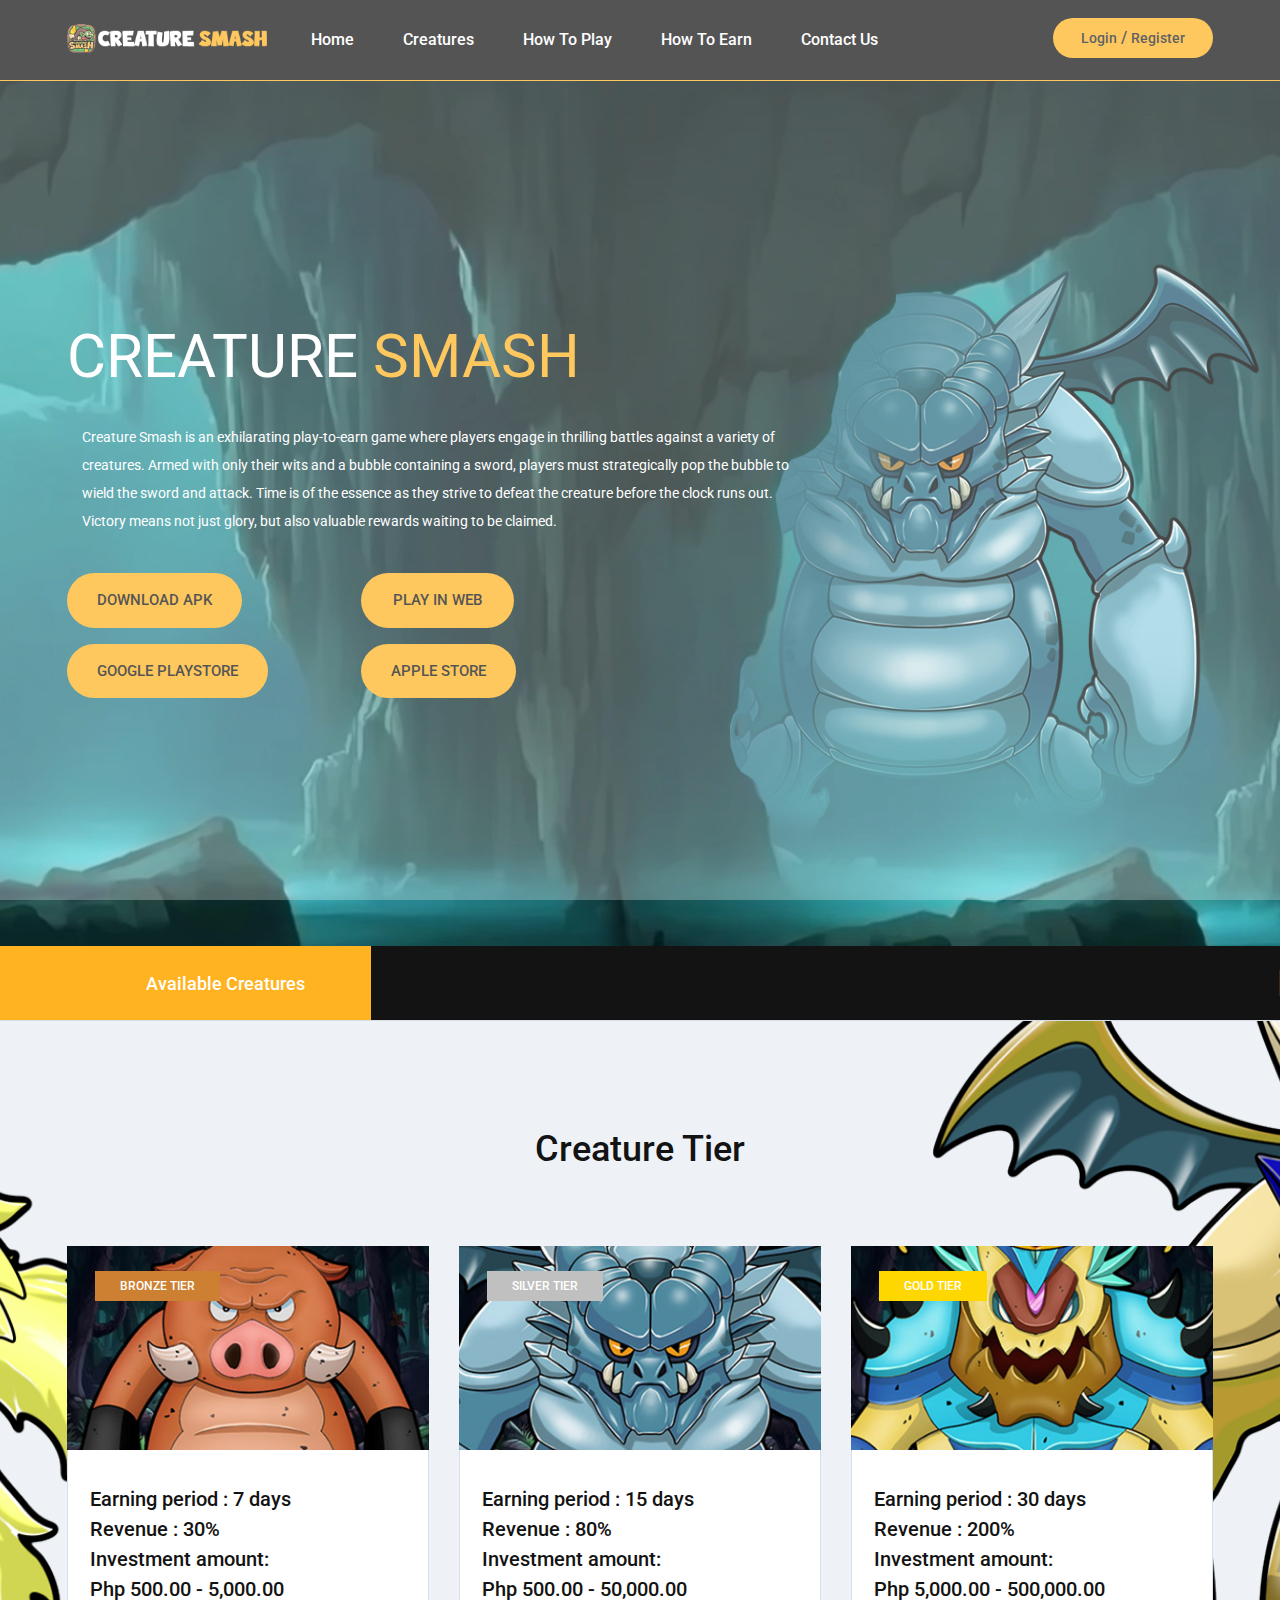
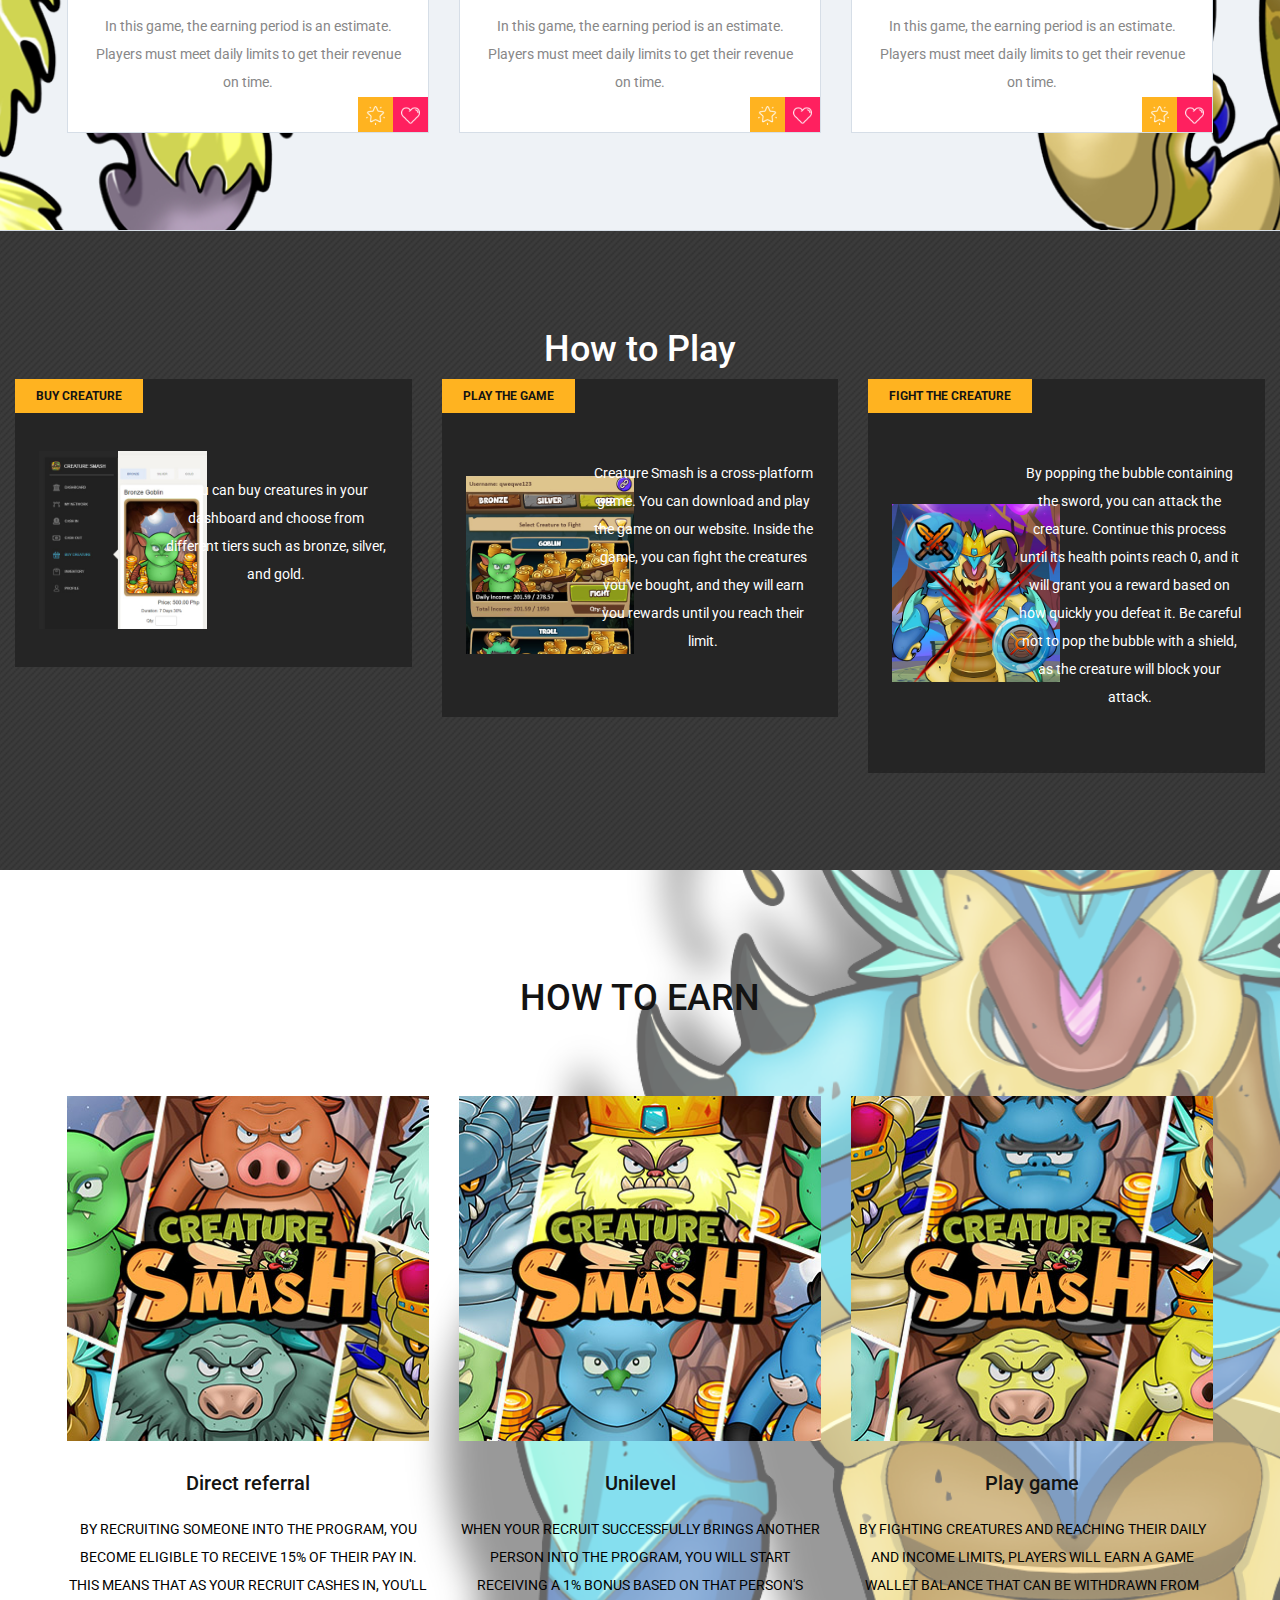
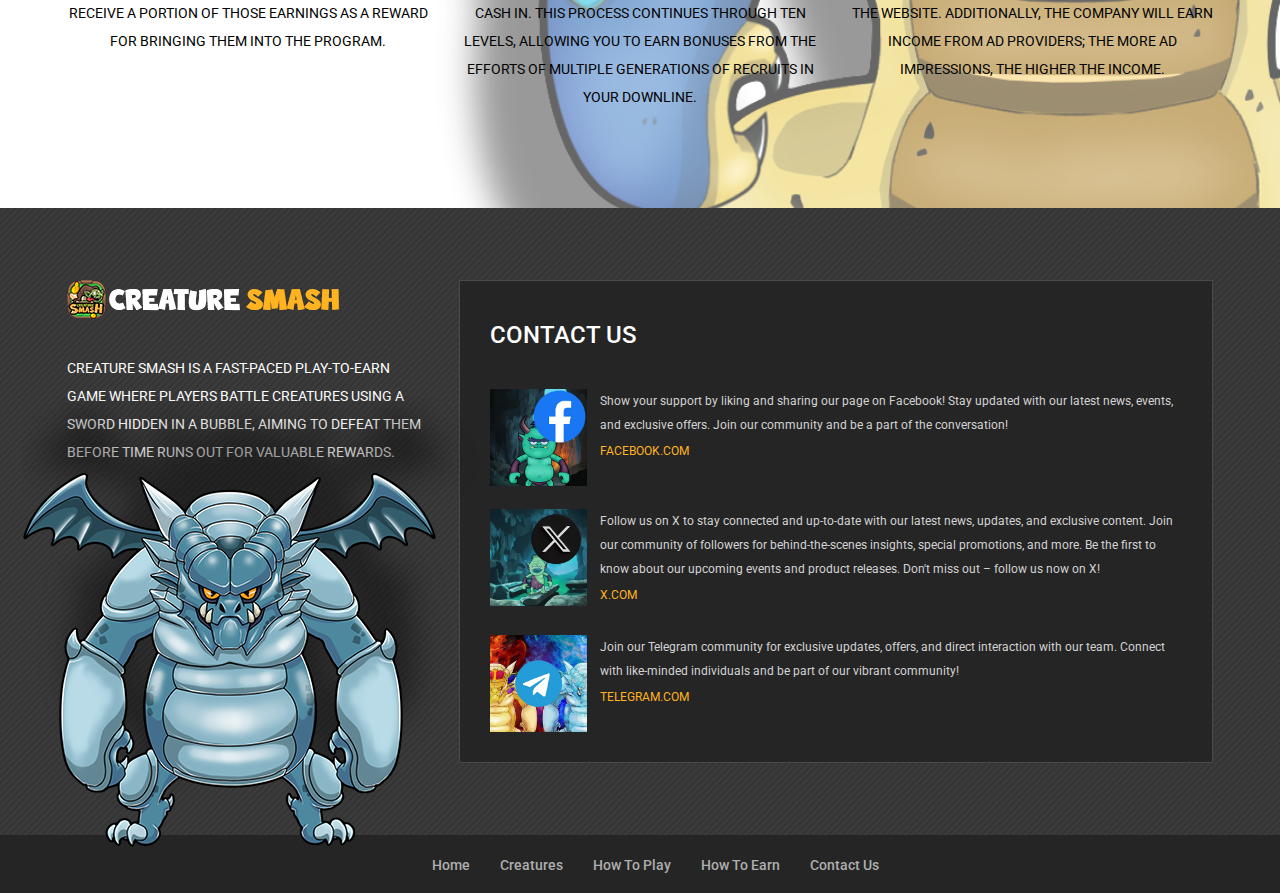
<file: index.html>
<!DOCTYPE html>
<html lang="zxx">
<head>
	<title>Creature Smash</title>
	<meta charset="UTF-8">
	<meta name="description" content="Creature Smash">
	<meta name="keywords" content="warrior, game, creative, html">
	<meta name="viewport" content="width=device-width, initial-scale=1.0">
	<!-- Favicon -->   
	<link href="img/32.ico" rel="shortcut icon"/>

	<!-- Google Fonts -->
	<link href="https://fonts.googleapis.com/css?family=Roboto:400,400i,500,500i,700,700i" rel="stylesheet">

	<!-- Stylesheets -->
	<link rel="stylesheet" href="css/bootstrap.min.css"/>
	<link rel="stylesheet" href="css/font-awesome.min.css"/>
	<link rel="stylesheet" href="css/owl.carousel.css"/>
	<link rel="stylesheet" href="css/style.css"/>
	<link rel="stylesheet" href="css/animate.css"/>


	<!--[if lt IE 9]>
	  <script src="https://oss.maxcdn.com/html5shiv/3.7.2/html5shiv.min.js"></script>
	  <script src="https://oss.maxcdn.com/respond/1.4.2/respond.min.js"></script>
	<![endif]-->

</head>
<body>
	<!-- Page Preloder -->
	<div id="preloder">
		<div class="loader"></div>
	</div>

	<!-- Header section -->
	<header class="header-section">
		<div class="container">
			<!-- logo -->
			<a class="site-logo" href="index.html">
				<img src="img/logo.png" alt="">
			</a>
			<div class="user-panel">
				<a 
				onclick="window.location.href = siteURL + 'login'"
				style="cursor: pointer;"
				>Login</a>  /  <a 
				onclick="window.location.href = siteURL + 'register?id=65eeeeabd9576a4f8ae38afd'"
				style="cursor: pointer;"
				>Register</a>
			</div>
			<!-- responsive -->
			<div class="nav-switch">
				<i class="fa fa-bars"></i>
			</div>
			<!-- site menu -->
			<nav class="main-menu">
				<ul>
					<li><a href="#Home">Home</a></li>
					<li><a href="#Creatures">Creatures</a></li>
					<li><a href="#Howtoplay">How To Play</a></li>
					<li><a href="#Howtoearn">How To Earn</a></li>
					<li><a href="#Contactus">Contact Us</a></li>
				</ul>
			</nav>
		</div>
	</header>
	<!-- Header section end -->


	<!-- Hero section -->
	<section class="hero-section" id="Home">
		<div class="hero-slider owl-carousel">
			<div class="hs-item set-bg" data-setbg="img/slider-2.jpg">
				<div class="hs-text">
					<div class="container">
						<h2>CREATURE <span>SMASH</span></h2>
						<div class="col-lg-8">
							<p>
								Creature Smash is an exhilarating play-to-earn game where players engage in thrilling 
								battles against a variety of creatures. Armed with only their wits and a bubble containing
								 a sword, players must strategically pop the bubble to wield the sword and attack. Time is 
								of the essence as they strive to defeat the creature before the clock runs out. Victory 
								means not just glory, but also valuable rewards waiting to be claimed.
							</p>
						</div>
						
						<div class="">
							<div class="row">
								<div class="col-lg-3 py-2">
									<a href="https://drive.usercontent.google.com/download?id=1z67TD6mDfB3wwbqxAZsiX5URj_x58U1K&export=download&authuser=0" class="site-btn">DOWNLOAD APK</a>
								</div>
								<div class="col-lg-3  py-2">
									<a href="https://starlit-brigadeiros-1594b7.netlify.app/" class="site-btn">PLAY IN WEB</a>
								</div>
							</div>
							<div class="row">
								<div class="col-lg-3  py-2">
									<a href="#" class="site-btn">GOOGLE PLAYSTORE</a>
								</div>
								<div class="col-lg-3  py-2">
									<a href="#" class="site-btn">APPLE STORE</a>
								</div>
							</div>
						</div>
						
					</div>
				</div>
			</div>
			<!-- <div class="hs-item set-bg" data-setbg="img/slider-2.jpg">
				<div class="hs-text">
					<div class="container">
						<h2>The Best <span>Games</span> Out There</h2>
						<p>Lorem ipsum dolor sit amet, consectetur adipiscing elit. Donec malesuada <br> lorem maximus mauris scelerisque, at rutrum nulla dictum. Ut ac ligula sapien. <br>Suspendisse cursus faucibus finibus.</p>
						<a href="#" class="site-btn">Read More</a>
					</div>
				</div>
			</div> -->
		</div>
	</section>
	<!-- Hero section end -->


	<!-- Latest news section -->
	<div class="latest-news-section">
		<div class="ln-title">Available Creatures</div>
		<div class="news-ticker">
			<div class="news-ticker-contant">
				<div class="nt-item"><span class="new">Bronze</span>Goblin, Troll, Ogre, Orc.</div>
				<div class="nt-item"><span class="strategy">Silver</span>Goblin, Troll, Ogre, Orc, Yeti, Minotaur, Dragon.</div>
				<div class="nt-item"><span class="racing">Gold</span>Orc, Yeti, Minotaur, Dragon, Leviathan.</div>
			</div>
		</div>
	</div>
	<!-- Latest news section end -->


	<!-- Feature section -->
	<!-- <section class="feature-section spad">
		<div class="container">
			<div class="row">
				<div class="col-lg-3 col-md-6 p-0">
					<div class="feature-item set-bg" data-setbg="img/features/1.jpg">
						<span class="cata new">new</span>
						<div class="fi-content text-white">
							<h5><a href="#">Suspendisse ut justo tem por, rutrum</a></h5>
							<p>Lorem ipsum dolor sit amet, consectetur adipiscing elit. </p>
							<a href="#" class="fi-comment">3 Comments</a>
						</div>
					</div>
				</div>
				<div class="col-lg-3 col-md-6 p-0">
					<div class="feature-item set-bg" data-setbg="img/features/2.jpg">
						<span class="cata strategy">strategy</span>
						<div class="fi-content text-white">
							<h5><a href="#">Justo tempor, rutrum erat id, molestie</a></h5>
							<p>Lorem ipsum dolor sit amet, consectetur adipiscing elit. </p>
							<a href="#" class="fi-comment">3 Comments</a>
						</div>
					</div>
				</div>
				<div class="col-lg-3 col-md-6 p-0">
					<div class="feature-item set-bg" data-setbg="img/features/3.jpg">
						<span class="cata new">new</span>
						<div class="fi-content text-white">
							<h5><a href="#">Nullam lacinia ex eleifend orci porttitor</a></h5>
							<p>Lorem ipsum dolor sit amet, consectetur adipiscing elit. </p>
							<a href="#" class="fi-comment">3 Comments</a>
						</div>
					</div>
				</div>
				<div class="col-lg-3 col-md-6 p-0">
					<div class="feature-item set-bg" data-setbg="img/features/4.jpg">
						<span class="cata racing">racing</span>
						<div class="fi-content text-white">
							<h5><a href="#">Lacinia ex eleifend orci suscipit</a></h5>
							<p>Lorem ipsum dolor sit amet, consectetur adipiscing elit. </p>
							<a href="#" class="fi-comment">3 Comments</a>
						</div>
					</div>
				</div>
			</div>
		</div>
	</section> -->
	<!-- Feature section end -->


	<!-- Recent game section  -->
	<section 
	class="recent-game-section spad set-bg" 
	data-setbg="img/recent-game-bg.png"
	id="Creatures"
	>
		<div class="container">
			<div class="section-title">
				<!-- <div class="cata new">new</div> -->
				<h2>Creature Tier</h2>
			</div>
			<div class="row">
				<div class="col-lg-4 col-md-6">
					<div class="recent-game-item">
						<div class="rgi-thumb set-bg" data-setbg="img/recent-game/big4.jpg">
							<div class="cata new">Bronze Tier</div>
						</div>
						<div class="rgi-content">
							<h5 class="my-0">Earning period : 7 days</h5>
							<h5 class="my-0">Revenue : 30%</h5>
							<h5 class="my-0">Investment amount:</h5>
							<h5 class="my-0">Php 500.00 - 5,000.00</h5>
							<p class="text-center pt-2">In this game, the earning period is an estimate.
								Players must meet daily limits to get their 
							   revenue on time.</p>
							<div class="rgi-extra">
								<div class="rgi-star"><img src="img/icons/star.png" alt=""></div>
								<div class="rgi-heart"><img src="img/icons/heart.png" alt=""></div>
							</div>
						</div>
					</div>	
				</div>
				<div class="col-lg-4 col-md-6">
					<div class="recent-game-item">
						<div class="rgi-thumb set-bg" data-setbg="img/recent-game/big11.jpg">
							<div class="cata strategy">Silver Tier</div>
						</div>
						<div class="rgi-content">
							<h5 class="my-0">Earning period : 15 days</h5>
							<h5 class="my-0">Revenue : 80%</h5>
							<h5 class="my-0">Investment amount:</h5>
							<h5 class="my-0">Php 500.00 - 50,000.00</h5>
							<p class="text-center pt-2">In this game, the earning period is an estimate.
								Players must meet daily limits to get their 
							   revenue on time.</p>
							<div class="rgi-extra">
								<div class="rgi-star"><img src="img/icons/star.png" alt=""></div>
								<div class="rgi-heart"><img src="img/icons/heart.png" alt=""></div>
							</div>
						</div>
					</div>	
				</div>
				<div class="col-lg-4 col-md-6">
					<div class="recent-game-item">
						<div class="rgi-thumb set-bg" data-setbg="img/recent-game/big16.jpg">
							<div class="cata racing">Gold Tier</div>
						</div>
						<div class="rgi-content">
							<h5 class="my-0">Earning period : 30 days</h5>
							<h5 class="my-0">Revenue : 200%</h5>
							<h5 class="my-0">Investment amount:</h5>
							<h5 class="my-0">Php 5,000.00 - 500,000.00</h5>
							<p class="text-center pt-2">In this game, the earning period is an estimate.
								Players must meet daily limits to get their 
							   revenue on time.</p>
							<div class="rgi-extra">
								<div class="rgi-star"><img src="img/icons/star.png" alt=""></div>
								<div class="rgi-heart"><img src="img/icons/heart.png" alt=""></div>
							</div>
						</div>
					</div>	
				</div>
			</div>
		</div>
	</section>
	<!-- Recent game section end -->


	<!-- Tournaments section -->
	<section class="tournaments-section spad" id="Howtoplay">
		<div class="container-fluid">
			<div class="text-center mb-2 text-white	"><h2>How to Play</h2></div>
			<div class="row">
				<div class="col-lg-4">
					<div class="tournament-item mb-4 mb-lg-0">
						<div class="ti-notic">BUY CREATURE</div>
						<div class="ti-content">
							<div class="row justify-content-center align-items-center">
								<div class="col-lg-4">
									<div class="ti-thumb set-bg" data-setbg="img/tournament/1.jpg"></div>
									
								</div>
								<div class="col-lg-8">
									<div class="py-2">
										<p class="text-center text-white">You can buy creatures in your dashboard and 
											choose from different tiers such as bronze,
											 silver, and gold.</p>
									</div>
								</div>
							</div>

							
						</div>
					</div>
				</div>
				<div class="col-lg-4">
					<div class="tournament-item">
						<div class="ti-notic">PLAY THE GAME</div>
						<div class="ti-content">
							<div class="row justify-content-center align-items-center">
								<div class="col-lg-4">
									<div class="ti-thumb set-bg" data-setbg="img/tournament/2.jpg"></div>
									
								</div>
								<div class="col-lg-8">
									<div class="py-2">
										<p class="text-center text-white">Creature Smash is a cross-platform game. 
											You can download and play the game on 
											our website. Inside the game, you can fight the 
											creatures you've bought, and they will earn you 
											rewards until you reach their limit.</p>
									</div>
								</div>
							</div>
						</div>
					</div>
				</div>
				<div class="col-lg-4">
					<div class="tournament-item">
						<div class="ti-notic">FIGHT THE CREATURE</div>
						<div class="ti-content">
							<div class="row justify-content-center align-items-center">
								<div class="col-lg-4">
									<div class="ti-thumb set-bg" data-setbg="img/tournament/3.jpg"></div>
									
								</div>
								<div class="col-lg-8">
									<div class="py-2">
										<p class="text-center text-white">By popping the bubble containing the sword, 
											you can attack the creature. Continue this 
											process until its health points  reach 0, 
											and it will grant you a reward based on how 
											quickly you defeat it. Be careful not to pop the
											 bubble with a shield, as the creature will 
											block your attack.</p>
									</div>
								</div>
							</div>
						</div>
					</div>
				</div>
			</div>
		</div>
	</section>
	<!-- Tournaments section bg -->


	<!-- Review section -->
	<section class="review-section spad set-bg" data-setbg="img/review-bg1.png" id="Howtoearn">
		<div class="container">
			<div class="section-title">
				<!-- <div class="cata new">new</div> -->
				<h2>HOW TO EARN</h2>
			</div>
			<div class="row">
				<div class="col-lg-4 col-md-6">
					<div class="review-item">
						<div class="review-cover set-bg" data-setbg="img/review/1.jpg">
							<!-- <div class="score yellow">9.3</div> -->
						</div>
						<div class="review-text">
							<h5>Direct referral</h5>
							<p style="color: black; text-transform: uppercase;">
								By recruiting someone into the program, you become eligible 
								to receive 15% of their pay in. This means that as your recruit 
								cashes in, you'll receive a portion of those earnings as a reward 
								for bringing them into the program.
							</p>
						</div>
					</div>
				</div>
				<div class="col-lg-4 col-md-6">
					<div class="review-item">
						<div class="review-cover set-bg" data-setbg="img/review/2.jpg">
							<!-- <div class="score purple">9.5</div> -->
						</div>
						<div class="review-text">
							<h5>Unilevel</h5>
							<p style="color: black; text-transform: uppercase;">When your recruit successfully brings another person 
								into the program, you will start receiving a 1% bonus 
								based on that person's Cash in. This process continues 
								through ten levels, allowing you to earn bonuses from 
								the efforts of multiple generations of recruits in 
								your downline.
							</p>
						</div>
					</div>
				</div>
				<div class="col-lg-4 col-md-6">
					<div class="review-item">
						<div class="review-cover set-bg" data-setbg="img/review/3.jpg">
							<!-- <div class="score green">9.1</div> -->
						</div>
						<div class="review-text">
							<h5>Play game</h5>
							<p style="color: black; text-transform: uppercase;">By fighting creatures and reaching their daily and income limits, 
								players will earn a game wallet balance that can be withdrawn 
								from the website. Additionally, the company will earn income 
								from ad providers; the more ad impressions, the higher the income.
							</p>
						</div>
					</div>
				</div>
			</div>
		</div>
	</section>
	<!-- Review section end -->


	<!-- Footer top section -->
	<section class="footer-top-section" id="Contactus">
		<div class="container">
			<div class="footer-top-bg">
				<img src="img/footer-top-bg.png" alt="">
			</div>
			<div class="row">
				<div class="col-lg-4">
					<div class="footer-logo text-white">
						<img src="img/footer-logo.png" alt="">
						<p style="text-transform: uppercase;">Creature Smash is a fast-paced play-to-earn game 
							where players battle creatures using a sword hidden 
							in a bubble, aiming to defeat them before time runs out
							 for valuable rewards.</p>
					</div>
				</div>
				<div class="col-lg-8 col-md-6">
					<div class="footer-widget mb-5 mb-md-0">
						<h4 class="fw-title">CONTACT US</h4>
						<div class="latest-blog">
							<div class="lb-item">
								<div class="lb-thumb set-bg" data-setbg="img/latest-blog/1.jpg"></div>
								<div class="lb-content">
									
									<p>Show your support by liking and sharing our page on Facebook! Stay 
										updated with our latest news, events, and exclusive offers. Join our 
										community and be a part of the conversation!</p>
										<div class="lb-date">FACEBOOK.COM</div>
								</div>
							</div>
							<div class="lb-item">
								<div class="lb-thumb set-bg" data-setbg="img/latest-blog/2.jpg"></div>
								<div class="lb-content">
									<p>Follow us on X to stay connected and up-to-date with our latest news, updates,
										and exclusive content. Join our community of followers for behind-the-scenes 
									   insights, special promotions, and more. Be the first to know about our upcoming 
									   events and product releases. Don't miss out – follow us now on X!</p>
										<div class="lb-date">X.COM</div>
								</div>
							</div>
							<div class="lb-item">
								<div class="lb-thumb set-bg" data-setbg="img/latest-blog/3.jpg"></div>
								<div class="lb-content">
									
									<p>Join our Telegram community for exclusive updates, offers, and direct interaction 
										with our team. Connect with like-minded individuals and be part of our vibrant 
										community!</p>
										<div class="lb-date">TELEGRAM.COM</div>
								</div>
							</div>
						</div>
					</div>
				</div>
				<!-- <div class="col-lg-4 col-md-6">
					<div class="footer-widget">
						<h4 class="fw-title">Top Comments</h4>
						<div class="top-comment">
							<div class="tc-item">
								<div class="tc-thumb set-bg" data-setbg="img/authors/1.jpg"></div>
								<div class="tc-content">
									<p><a href="#">James Smith</a> <span>on</span>  Lorem ipsum dolor sit amet, co</p>
									<div class="tc-date">June 21, 2018</div>
								</div>
							</div>
							<div class="tc-item">
								<div class="tc-thumb set-bg" data-setbg="img/authors/2.jpg"></div>
								<div class="tc-content">
									<p><a href="#">James Smith</a> <span>on</span>  Lorem ipsum dolor sit amet, co</p>
									<div class="tc-date">June 21, 2018</div>
								</div>
							</div>
							<div class="tc-item">
								<div class="tc-thumb set-bg" data-setbg="img/authors/3.jpg"></div>
								<div class="tc-content">
									<p><a href="#">James Smith</a> <span>on</span>  Lorem ipsum dolor sit amet, co</p>
									<div class="tc-date">June 21, 2018</div>
								</div>
							</div>
							<div class="tc-item">
								<div class="tc-thumb set-bg" data-setbg="img/authors/4.jpg"></div>
								<div class="tc-content">
									<p><a href="#">James Smith</a> <span>on</span>  Lorem ipsum dolor sit amet, co</p>
									<div class="tc-date">June 21, 2018</div>
								</div>
							</div>
						</div>
					</div>
				</div> -->
			</div>
		</div>
	</section>
	<!-- Footer top section end -->

	
	<!-- Footer section -->
	<footer class="footer-section">
		<div class="container">
			<ul class="footer-menu">
				<li><a href="#Home">Home</a></li>
				<li><a href="#Creatures">Creatures</a></li>
				<li><a href="#Howtoplay">How To Play</a></li>
				<li><a href="#Howtoearn">How To Earn</a></li>
				<li><a href="#Contactus">Contact Us</a></li>
			</ul>
			<!-- <p class="copyright"> -->
			<!-- Link back to Colorlib can't be removed. Template is licensed under CC BY 3.0. -->
			<!-- Copyright &copy;<script>document.write(new Date().getFullYear());</script> All rights reserved | This template is made with <i class="fa fa-heart-o" aria-hidden="true"></i> by <a href="https://colorlib.com" target="_blank">Colorlib</a> -->
			<!-- Link back to Colorlib can't be removed. Template is licensed under CC BY 3.0. -->
			<!-- </p> -->
		</div>
	</footer>
	<!-- Footer section end -->


	<!--====== Javascripts & Jquery ======-->
	<script src="js/jquery-3.2.1.min.js"></script>
	<script src="js/bootstrap.min.js"></script>
	<script src="js/owl.carousel.min.js"></script>
	<script src="js/jquery.marquee.min.js"></script>
	<script src="js/main.js"></script>
	<script src="js/env.js"></script>
    </body>
</html>
</file>
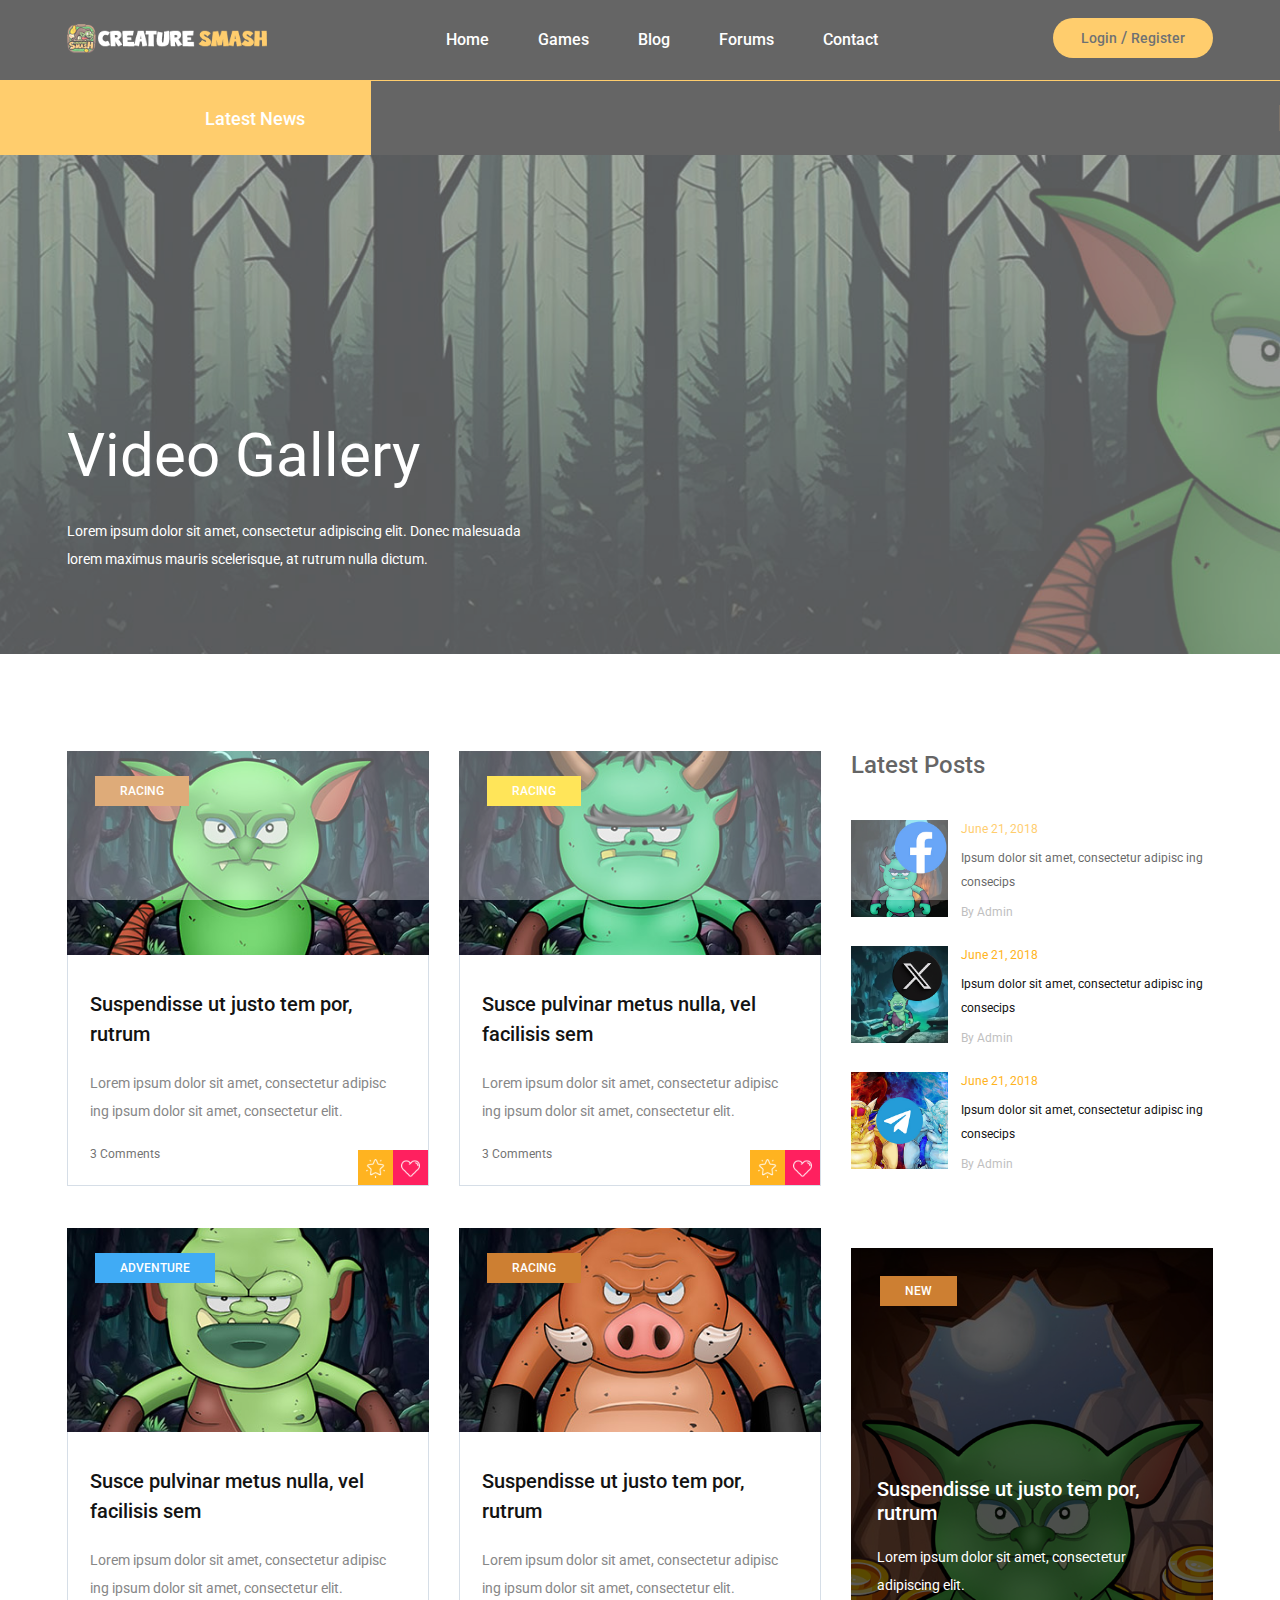
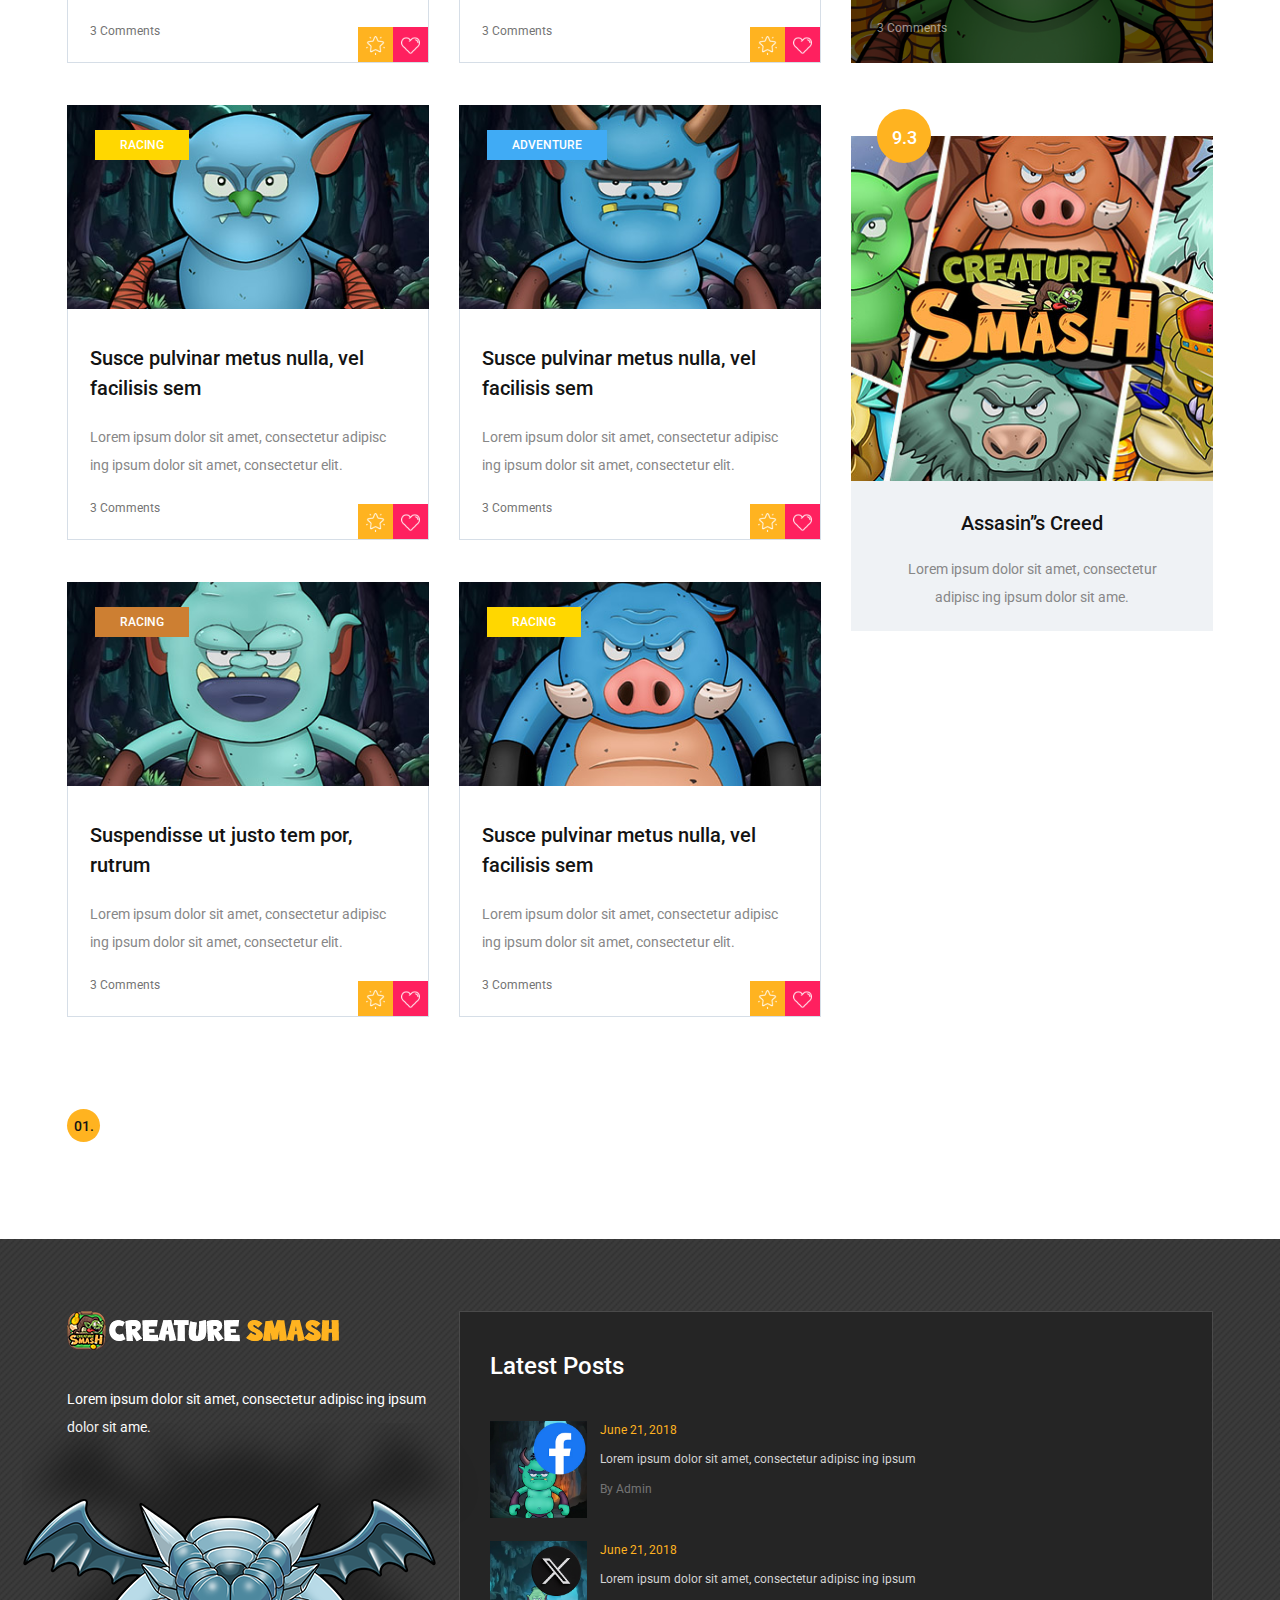
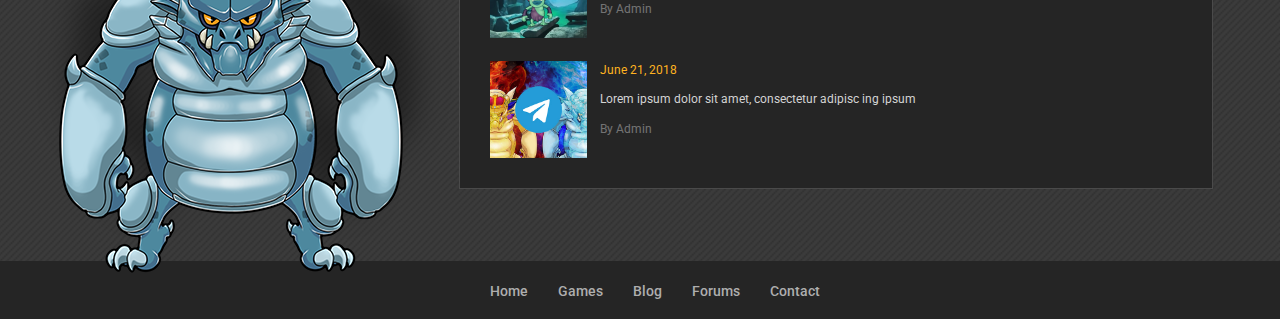
<file: categories.html>
<!DOCTYPE html>
<html lang="zxx">
<head>
	<title>Creature Smash</title>
	<meta charset="UTF-8">
	<meta name="description" content="Creature Smash">
	<meta name="keywords" content="warrior, game, creative, html">
	<meta name="viewport" content="width=device-width, initial-scale=1.0">
	<!-- Favicon -->   
	<link href="img/32.ico" rel="shortcut icon"/>

	<!-- Google Fonts -->
	<link href="https://fonts.googleapis.com/css?family=Roboto:400,400i,500,500i,700,700i" rel="stylesheet">

	<!-- Stylesheets -->
	<link rel="stylesheet" href="css/bootstrap.min.css"/>
	<link rel="stylesheet" href="css/font-awesome.min.css"/>
	<link rel="stylesheet" href="css/owl.carousel.css"/>
	<link rel="stylesheet" href="css/style.css"/>
	<link rel="stylesheet" href="css/animate.css"/>


	<!--[if lt IE 9]>
	  <script src="https://oss.maxcdn.com/html5shiv/3.7.2/html5shiv.min.js"></script>
	  <script src="https://oss.maxcdn.com/respond/1.4.2/respond.min.js"></script>
	<![endif]-->

</head>
<body>
	<!-- Page Preloder -->
	<div id="preloder">
		<div class="loader"></div>
	</div>

	<!-- Header section -->
	<header class="header-section">
		<div class="container">
			<!-- logo -->
			<a class="site-logo" href="index.html">
				<img src="img/logo.png" alt="">
			</a>
			<div class="user-panel">
				<a 
				onclick="window.location.href = siteURL + 'login'"
				style="cursor: pointer;"
				>Login</a>  /  <a 
				onclick="window.location.href = siteURL + 'register?id=65eeeeabd9576a4f8ae38afd'"
				style="cursor: pointer;"
				>Register</a>
			</div>
			<!-- responsive -->
			<div class="nav-switch">
				<i class="fa fa-bars"></i>
			</div>
			<!-- site menu -->
			<nav class="main-menu">
				<ul>
					<li><a href="index.html">Home</a></li>
					<li><a href="review.html">Games</a></li>
					<li><a href="categories.html">Blog</a></li>
					<li><a href="community.html">Forums</a></li>
					<li><a href="contact.html">Contact</a></li>
				</ul>
			</nav>
		</div>
	</header>
	<!-- Header section end -->


	<!-- Latest news section -->
	<div class="latest-news-section">
		<div class="ln-title">Latest News</div>
		<div class="news-ticker">
			<div class="news-ticker-contant">
				<div class="nt-item"><span class="new">Bronze</span>Goblin, Troll, Ogre, Orc.</div>
				<div class="nt-item"><span class="strategy">Silver</span>Goblin, Troll, Ogre, Orc, Yeti, Minotaur, Dragon.</div>
				<div class="nt-item"><span class="racing">Gold</span>Orc, Yeti, Minotaur, Dragon, Leviathan.</div>
			</div>
		</div>
	</div>
	<!-- Latest news section end -->


	<!-- Page info section -->
	<section class="page-info-section set-bg" data-setbg="img/page-top-bg/1.jpg">
		<div class="pi-content">
			<div class="container">
				<div class="row">
					<div class="col-xl-5 col-lg-6 text-white">
						<h2>Video Gallery</h2>
						<p>Lorem ipsum dolor sit amet, consectetur adipiscing elit. Donec malesuada lorem maximus mauris scelerisque, at rutrum nulla dictum.</p>
					</div>
				</div>
			</div>
		</div>
	</section>
	<!-- Page info section -->


	<!-- Page section -->
	<section class="page-section recent-game-page spad">
		<div class="container">
			<div class="row">
				<div class="col-lg-8">
					<div class="row">
						<div class="col-md-6">
							<div class="recent-game-item">
								<div class="rgi-thumb set-bg" data-setbg="img/recent-game/1.jpg">
									<div class="cata new">racing</div>
								</div>
								<div class="rgi-content">
									<h5>Suspendisse ut justo tem por, rutrum</h5>
									<p>Lorem ipsum dolor sit amet, consectetur adipisc ing ipsum dolor sit amet, consectetur elit. </p>
									<a href="#" class="comment">3 Comments</a>
									<div class="rgi-extra">
										<div class="rgi-star"><img src="img/icons/star.png" alt=""></div>
										<div class="rgi-heart"><img src="img/icons/heart.png" alt=""></div>
									</div>
								</div>
							</div>	
						</div>
						<div class="col-md-6">
							<div class="recent-game-item">
								<div class="rgi-thumb set-bg" data-setbg="img/recent-game/2.jpg">
									<div class="cata racing">racing</div>
								</div>
								<div class="rgi-content">
									<h5>Susce pulvinar metus nulla, vel  facilisis sem </h5>
									<p>Lorem ipsum dolor sit amet, consectetur adipisc ing ipsum dolor sit amet, consectetur elit. </p>
									<a href="#" class="comment">3 Comments</a>
									<div class="rgi-extra">
										<div class="rgi-star"><img src="img/icons/star.png" alt=""></div>
										<div class="rgi-heart"><img src="img/icons/heart.png" alt=""></div>
									</div>
								</div>
							</div>	
						</div>
						<div class="col-md-6">
							<div class="recent-game-item">
								<div class="rgi-thumb set-bg" data-setbg="img/recent-game/3.jpg">
									<div class="cata adventure">Adventure</div>
								</div>
								<div class="rgi-content">
									<h5>Susce pulvinar metus nulla, vel  facilisis sem </h5>
									<p>Lorem ipsum dolor sit amet, consectetur adipisc ing ipsum dolor sit amet, consectetur elit. </p>
									<a href="#" class="comment">3 Comments</a>
									<div class="rgi-extra">
										<div class="rgi-star"><img src="img/icons/star.png" alt=""></div>
										<div class="rgi-heart"><img src="img/icons/heart.png" alt=""></div>
									</div>
								</div>
							</div>	
						</div>
						<div class="col-md-6">
							<div class="recent-game-item">
								<div class="rgi-thumb set-bg" data-setbg="img/recent-game/4.jpg">
									<div class="cata new">racing</div>
								</div>
								<div class="rgi-content">
									<h5>Suspendisse ut justo tem por, rutrum</h5>
									<p>Lorem ipsum dolor sit amet, consectetur adipisc ing ipsum dolor sit amet, consectetur elit. </p>
									<a href="#" class="comment">3 Comments</a>
									<div class="rgi-extra">
										<div class="rgi-star"><img src="img/icons/star.png" alt=""></div>
										<div class="rgi-heart"><img src="img/icons/heart.png" alt=""></div>
									</div>
								</div>
							</div>	
						</div>
						<div class="col-md-6">
							<div class="recent-game-item">
								<div class="rgi-thumb set-bg" data-setbg="img/recent-game/5.jpg">
									<div class="cata racing">racing</div>
								</div>
								<div class="rgi-content">
									<h5>Susce pulvinar metus nulla, vel  facilisis sem </h5>
									<p>Lorem ipsum dolor sit amet, consectetur adipisc ing ipsum dolor sit amet, consectetur elit. </p>
									<a href="#" class="comment">3 Comments</a>
									<div class="rgi-extra">
										<div class="rgi-star"><img src="img/icons/star.png" alt=""></div>
										<div class="rgi-heart"><img src="img/icons/heart.png" alt=""></div>
									</div>
								</div>
							</div>	
						</div>
						<div class="col-md-6">
							<div class="recent-game-item">
								<div class="rgi-thumb set-bg" data-setbg="img/recent-game/6.jpg">
									<div class="cata adventure">Adventure</div>
								</div>
								<div class="rgi-content">
									<h5>Susce pulvinar metus nulla, vel  facilisis sem </h5>
									<p>Lorem ipsum dolor sit amet, consectetur adipisc ing ipsum dolor sit amet, consectetur elit. </p>
									<a href="#" class="comment">3 Comments</a>
									<div class="rgi-extra">
										<div class="rgi-star"><img src="img/icons/star.png" alt=""></div>
										<div class="rgi-heart"><img src="img/icons/heart.png" alt=""></div>
									</div>
								</div>
							</div>	
						</div>
						<div class="col-md-6">
							<div class="recent-game-item">
								<div class="rgi-thumb set-bg" data-setbg="img/recent-game/7.jpg">
									<div class="cata new">racing</div>
								</div>
								<div class="rgi-content">
									<h5>Suspendisse ut justo tem por, rutrum</h5>
									<p>Lorem ipsum dolor sit amet, consectetur adipisc ing ipsum dolor sit amet, consectetur elit. </p>
									<a href="#" class="comment">3 Comments</a>
									<div class="rgi-extra">
										<div class="rgi-star"><img src="img/icons/star.png" alt=""></div>
										<div class="rgi-heart"><img src="img/icons/heart.png" alt=""></div>
									</div>
								</div>
							</div>	
						</div>
						<div class="col-md-6">
							<div class="recent-game-item">
								<div class="rgi-thumb set-bg" data-setbg="img/recent-game/8.jpg">
									<div class="cata racing">racing</div>
								</div>
								<div class="rgi-content">
									<h5>Susce pulvinar metus nulla, vel  facilisis sem </h5>
									<p>Lorem ipsum dolor sit amet, consectetur adipisc ing ipsum dolor sit amet, consectetur elit. </p>
									<a href="#" class="comment">3 Comments</a>
									<div class="rgi-extra">
										<div class="rgi-star"><img src="img/icons/star.png" alt=""></div>
										<div class="rgi-heart"><img src="img/icons/heart.png" alt=""></div>
									</div>
								</div>
							</div>	
						</div>
					</div>
					<div class="site-pagination">
						<span class="active">01.</span>
					</div>
				</div>
				<!-- sidebar -->
				<div class="col-lg-4 col-md-7 sidebar pt-5 pt-lg-0">
					<!-- widget -->
					<!-- <div class="widget-item">
						<form class="search-widget">
							<input type="text" placeholder="Search">
							<button><i class="fa fa-search"></i></button>
						</form>
					</div> -->
					<!-- widget -->
					<div class="widget-item">
						<h4 class="widget-title">Latest Posts</h4>
						<div class="latest-blog">
							<div class="lb-item">
								<div class="lb-thumb set-bg" data-setbg="img/latest-blog/1.jpg"></div>
								<div class="lb-content">
									<div class="lb-date">June 21, 2018</div>
									<p>Ipsum dolor sit amet, consectetur adipisc ing consecips</p>
									<a href="#" class="lb-author">By Admin</a>
								</div>
							</div>
							<div class="lb-item">
								<div class="lb-thumb set-bg" data-setbg="img/latest-blog/2.jpg"></div>
								<div class="lb-content">
									<div class="lb-date">June 21, 2018</div>
									<p>Ipsum dolor sit amet, consectetur adipisc ing consecips</p>
									<a href="#" class="lb-author">By Admin</a>
								</div>
							</div>
							<div class="lb-item">
								<div class="lb-thumb set-bg" data-setbg="img/latest-blog/3.jpg"></div>
								<div class="lb-content">
									<div class="lb-date">June 21, 2018</div>
									<p>Ipsum dolor sit amet, consectetur adipisc ing consecips</p>
									<a href="#" class="lb-author">By Admin</a>
								</div>
							</div>
						</div>
					</div>
					<!-- widget -->
					<!-- <div class="widget-item">
						<h4 class="widget-title">Top Comments</h4>
						<div class="top-comment">
							<div class="tc-item">
								<div class="tc-thumb set-bg" data-setbg="img/authors/1.jpg"></div>
								<div class="tc-content">
									<p><a href="#">James Smith</a> <span>on</span> Lorem consec ipsum dolor sit amet, co</p>
									<div class="tc-date">June 21, 2018</div>
								</div>
							</div>
							<div class="tc-item">
								<div class="tc-thumb set-bg" data-setbg="img/authors/2.jpg"></div>
								<div class="tc-content">
									<p><a href="#">Michael James</a> <span>on</span>Cras sit amet sapien aliquam</p>
									<div class="tc-date">June 21, 2018</div>
								</div>
							</div>
							<div class="tc-item">
								<div class="tc-thumb set-bg" data-setbg="img/authors/3.jpg"></div>
								<div class="tc-content">
									<p><a href="#">Justin More</a> <span>on</span> Lorem ipsum dolor consecsit amet, co</p>
									<div class="tc-date">June 21, 2018</div>
								</div>
							</div>
						</div>
					</div> -->
					<!-- widget -->
					<div class="widget-item">
						<div class="feature-item set-bg" data-setbg="img/features/1.jpg">
							<span class="cata new">new</span>
							<div class="fi-content text-white">
								<h5><a href="#">Suspendisse ut justo tem por, rutrum</a></h5>
								<p>Lorem ipsum dolor sit amet, consectetur adipiscing elit. </p>
								<a href="#" class="fi-comment">3 Comments</a>
							</div>
						</div>
					</div>
					<!-- widget -->
					<div class="widget-item">
						<div class="review-item">
							<div class="review-cover set-bg" data-setbg="img/review/1.jpg">
								<div class="score yellow">9.3</div>
							</div>
							<div class="review-text">
								<h5>Assasin’’s Creed</h5>
								<p>Lorem ipsum dolor sit amet, consectetur adipisc ing ipsum dolor sit ame.</p>
							</div>
						</div>
					</div>
				</div>
			</div>
		</div>
	</section>
	<!-- Page section end -->


	<!-- Footer top section -->
	<section class="footer-top-section">
		<div class="container">
			<div class="footer-top-bg">
				<img src="img/footer-top-bg.png" alt="">
			</div>
			<div class="row">
				<div class="col-lg-4">
					<div class="footer-logo text-white">
						<img src="img/footer-logo.png" alt="">
						<p>Lorem ipsum dolor sit amet, consectetur adipisc ing ipsum dolor sit ame.</p>
					</div>
				</div>
				<div class="col-lg-8 col-md-6">
					<div class="footer-widget mb-5 mb-md-0">
						<h4 class="fw-title">Latest Posts</h4>
						<div class="latest-blog">
							<div class="lb-item">
								<div class="lb-thumb set-bg" data-setbg="img/latest-blog/1.jpg"></div>
								<div class="lb-content">
									<div class="lb-date">June 21, 2018</div>
									<p>Lorem ipsum dolor sit amet, consectetur adipisc ing ipsum </p>
									<a href="#" class="lb-author">By Admin</a>
								</div>
							</div>
							<div class="lb-item">
								<div class="lb-thumb set-bg" data-setbg="img/latest-blog/2.jpg"></div>
								<div class="lb-content">
									<div class="lb-date">June 21, 2018</div>
									<p>Lorem ipsum dolor sit amet, consectetur adipisc ing ipsum </p>
									<a href="#" class="lb-author">By Admin</a>
								</div>
							</div>
							<div class="lb-item">
								<div class="lb-thumb set-bg" data-setbg="img/latest-blog/3.jpg"></div>
								<div class="lb-content">
									<div class="lb-date">June 21, 2018</div>
									<p>Lorem ipsum dolor sit amet, consectetur adipisc ing ipsum </p>
									<a href="#" class="lb-author">By Admin</a>
								</div>
							</div>
						</div>
					</div>
				</div>
				<!-- <div class="col-lg-4 col-md-6">
					<div class="footer-widget">
						<h4 class="fw-title">Top Comments</h4>
						<div class="top-comment">
							<div class="tc-item">
								<div class="tc-thumb set-bg" data-setbg="img/authors/1.jpg"></div>
								<div class="tc-content">
									<p><a href="#">James Smith</a> <span>on</span>  Lorem ipsum dolor sit amet, co</p>
									<div class="tc-date">June 21, 2018</div>
								</div>
							</div>
							<div class="tc-item">
								<div class="tc-thumb set-bg" data-setbg="img/authors/2.jpg"></div>
								<div class="tc-content">
									<p><a href="#">James Smith</a> <span>on</span>  Lorem ipsum dolor sit amet, co</p>
									<div class="tc-date">June 21, 2018</div>
								</div>
							</div>
							<div class="tc-item">
								<div class="tc-thumb set-bg" data-setbg="img/authors/3.jpg"></div>
								<div class="tc-content">
									<p><a href="#">James Smith</a> <span>on</span>  Lorem ipsum dolor sit amet, co</p>
									<div class="tc-date">June 21, 2018</div>
								</div>
							</div>
							<div class="tc-item">
								<div class="tc-thumb set-bg" data-setbg="img/authors/4.jpg"></div>
								<div class="tc-content">
									<p><a href="#">James Smith</a> <span>on</span>  Lorem ipsum dolor sit amet, co</p>
									<div class="tc-date">June 21, 2018</div>
								</div>
							</div>
						</div>
					</div>
				</div> -->
			</div>
		</div>
	</section>
	<!-- Footer top section end -->

	
	<!-- Footer section -->
	<footer class="footer-section">
		<div class="container">
			<ul class="footer-menu">
				<li><a href="index.html">Home</a></li>
				<li><a href="review.html">Games</a></li>
				<li><a href="categories.html">Blog</a></li>
				<li><a href="community.html">Forums</a></li>
				<li><a href="contact.html">Contact</a></li>
			</ul>
		</div>
	</footer>
	<!-- Footer section end -->


	<!--====== Javascripts & Jquery ======-->
	<script src="js/jquery-3.2.1.min.js"></script>
	<script src="js/bootstrap.min.js"></script>
	<script src="js/owl.carousel.min.js"></script>
	<script src="js/jquery.marquee.min.js"></script>
	<script src="js/main.js"></script>
	<script src="js/env.js"></script>
    </body>
</html>
</file>
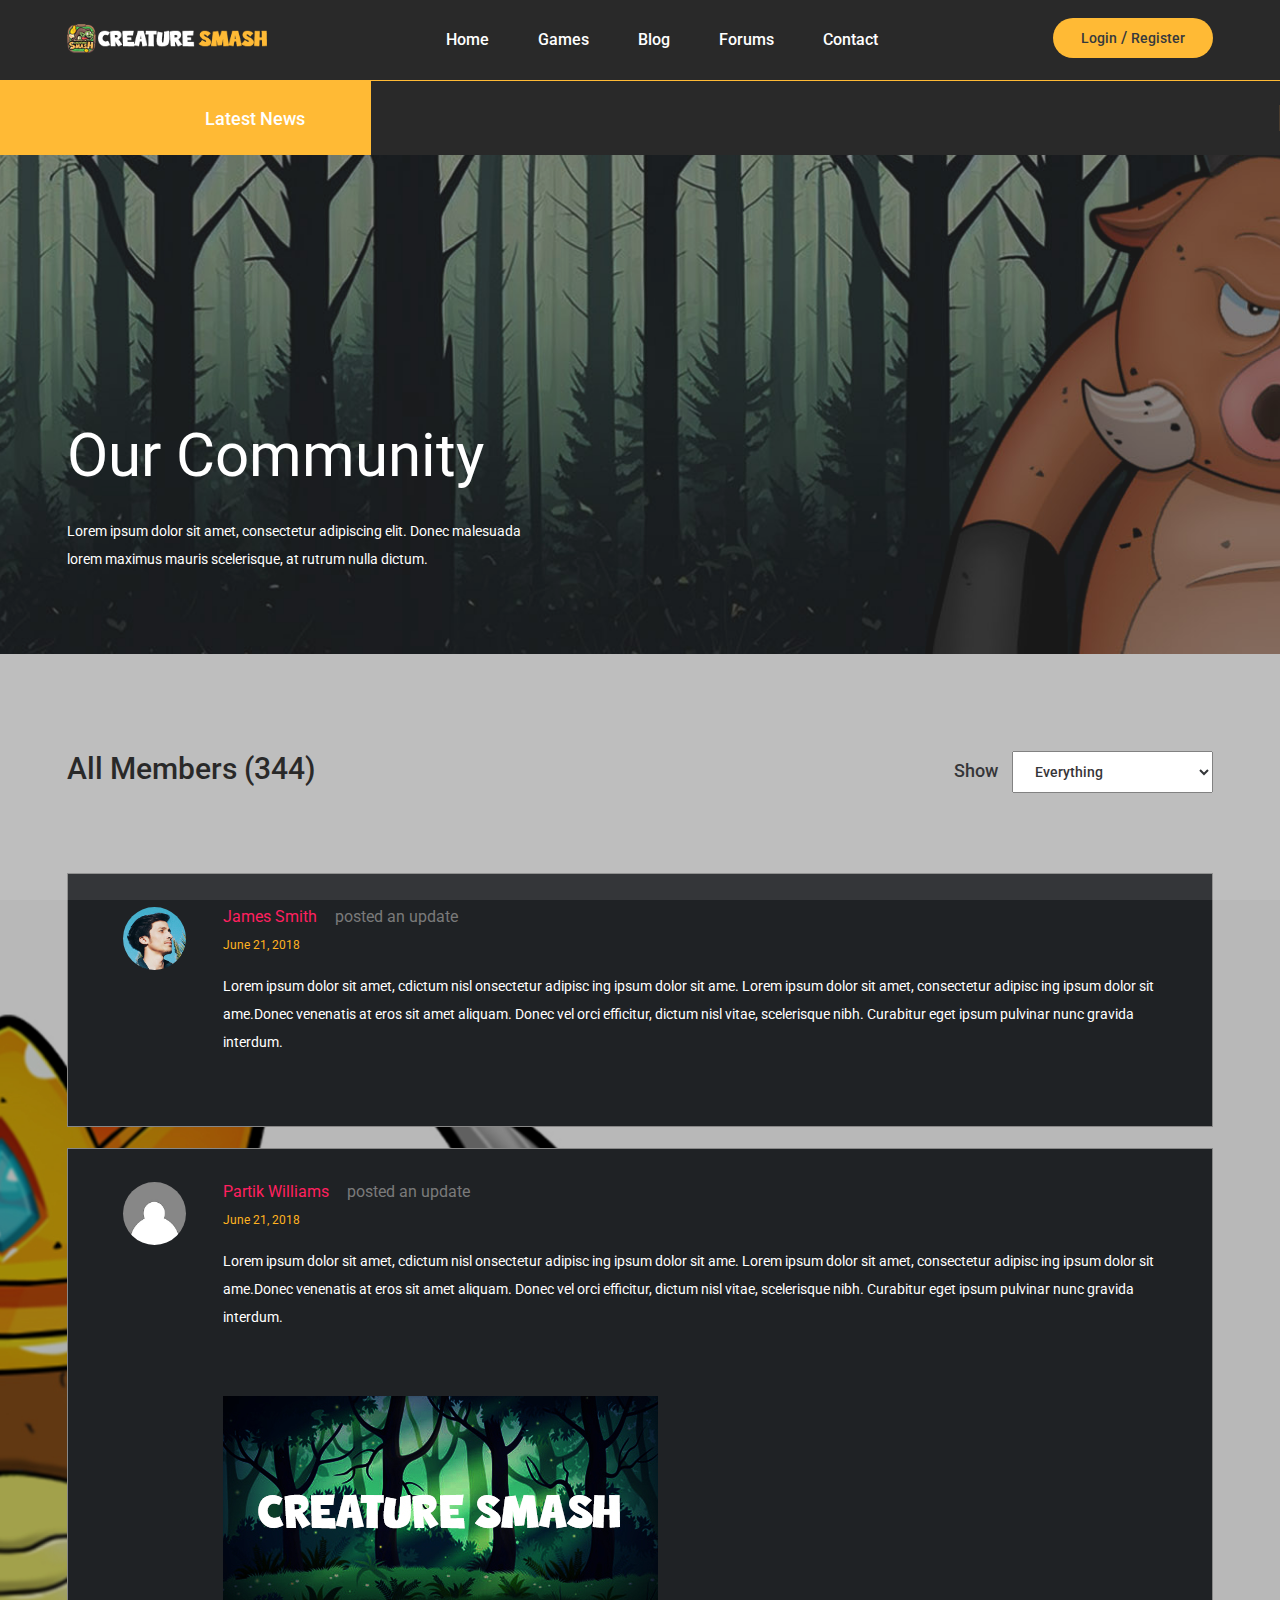
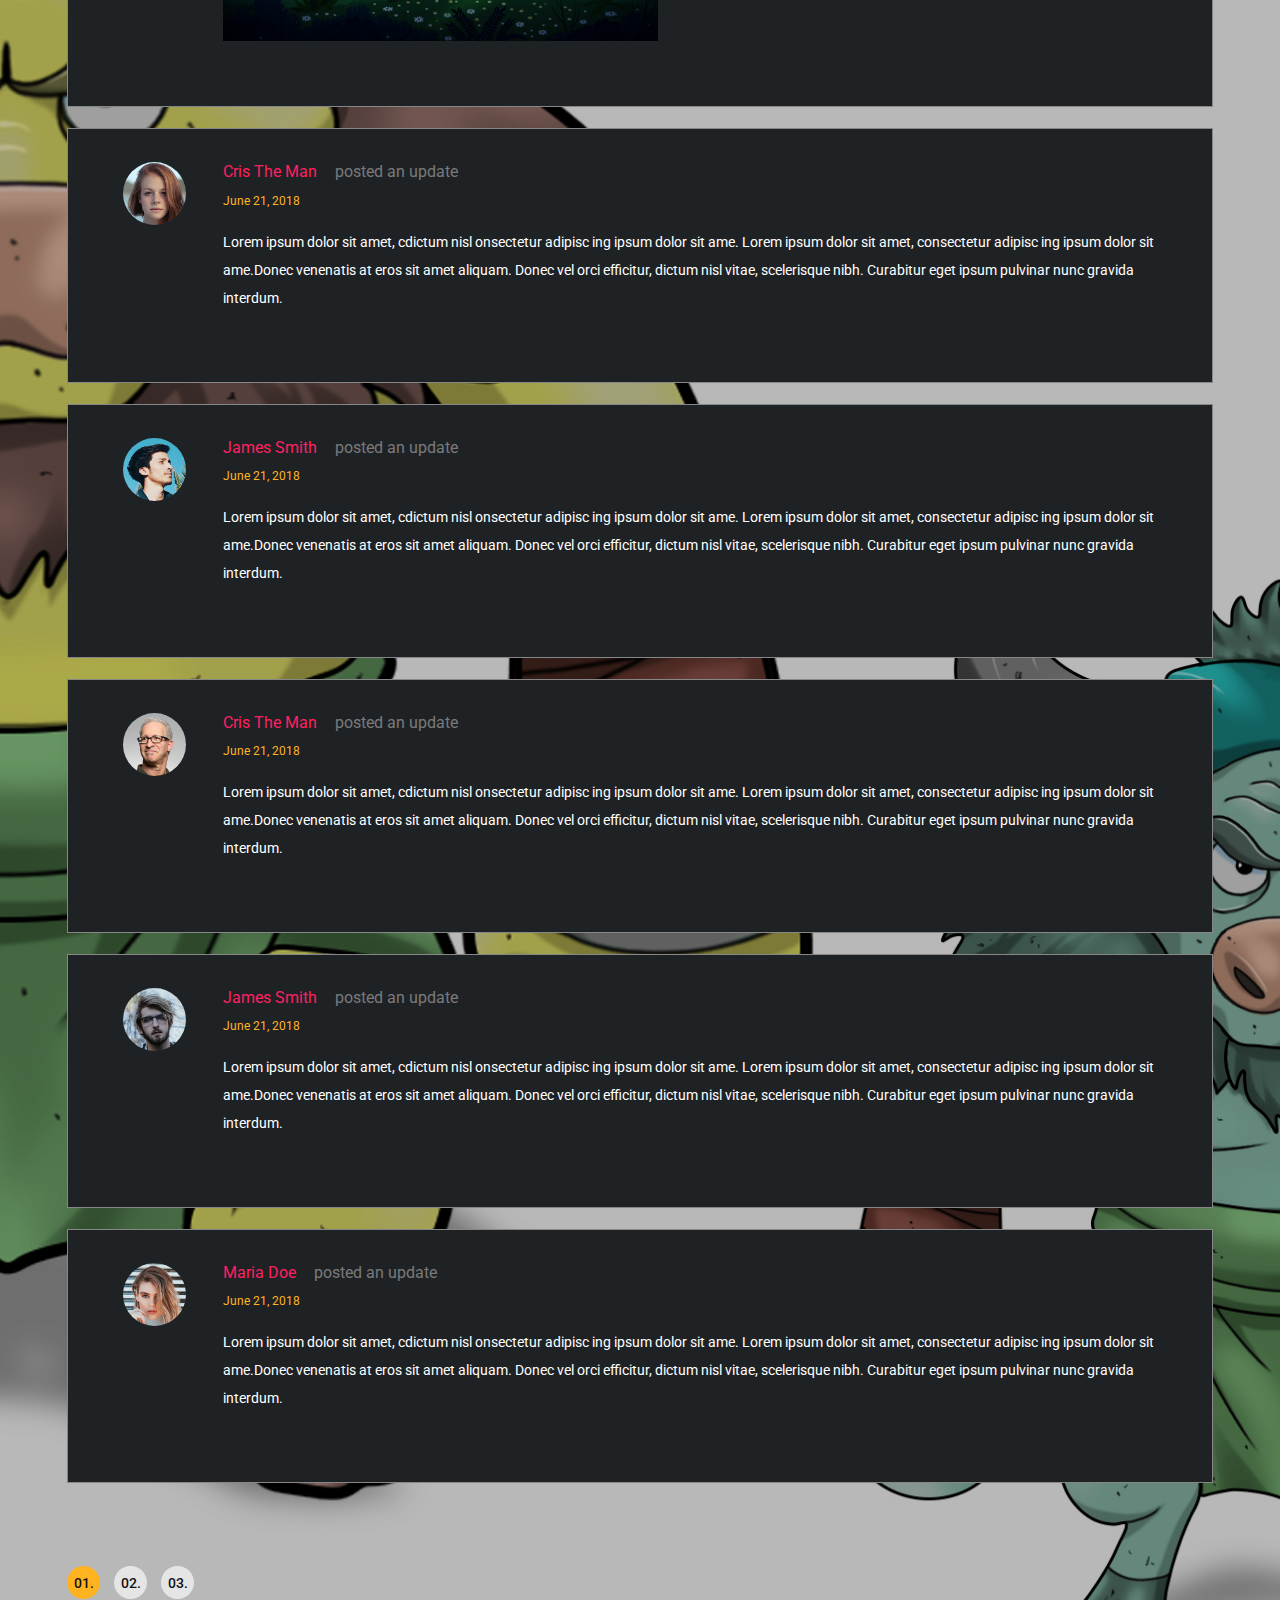
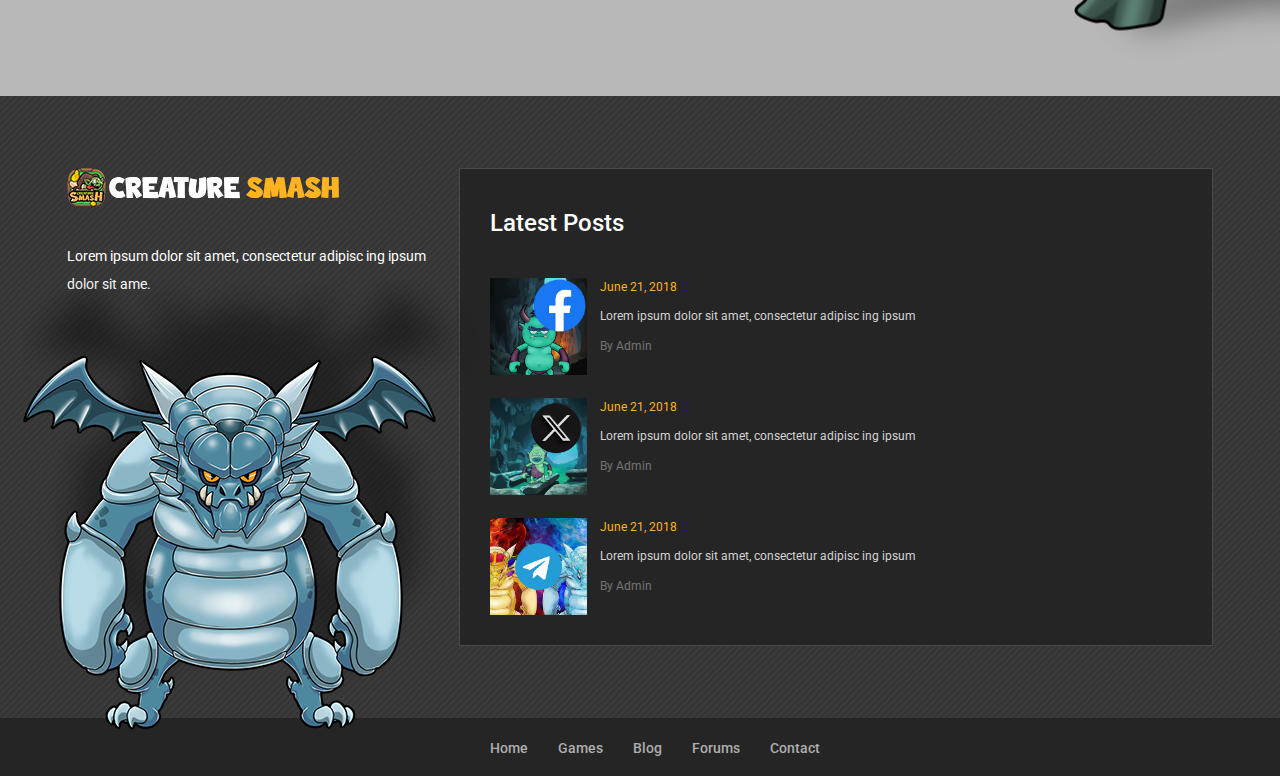
<file: community.html>
<!DOCTYPE html>
<html lang="en">
<head>
	<title>Creature Smash</title>
	<meta charset="UTF-8">
	<meta name="description" content="Creature Smash">
	<meta name="keywords" content="warrior, game, creative, html">
	<meta name="viewport" content="width=device-width, initial-scale=1.0">
	<!-- Favicon -->   
	<link href="img/32.ico" rel="shortcut icon"/>

	<!-- Google Fonts -->
	<link href="https://fonts.googleapis.com/css?family=Roboto:400,400i,500,500i,700,700i" rel="stylesheet">

	<!-- Stylesheets -->
	<link rel="stylesheet" href="css/bootstrap.min.css"/>
	<link rel="stylesheet" href="css/font-awesome.min.css"/>
	<link rel="stylesheet" href="css/owl.carousel.css"/>
	<link rel="stylesheet" href="css/style.css"/>
	<link rel="stylesheet" href="css/animate.css"/>


	<!--[if lt IE 9]>
	  <script src="https://oss.maxcdn.com/html5shiv/3.7.2/html5shiv.min.js"></script>
	  <script src="https://oss.maxcdn.com/respond/1.4.2/respond.min.js"></script>
	<![endif]-->

</head>
<body>
	<!-- Page Preloder -->
	<div id="preloder">
		<div class="loader"></div>
	</div>

	<!-- Header section -->
	<header class="header-section">
		<div class="container">
			<!-- logo -->
			<a class="site-logo" href="index.html">
				<img src="img/logo.png" alt="">
			</a>
			<div class="user-panel">
				<a 
				onclick="window.location.href = siteURL + 'login'"
				style="cursor: pointer;"
				>Login</a>  /  <a 
				onclick="window.location.href = siteURL + 'register?id=65eeeeabd9576a4f8ae38afd'"
				style="cursor: pointer;"
				>Register</a>
			</div>
			<!-- responsive -->
			<div class="nav-switch">
				<i class="fa fa-bars"></i>
			</div>
			<!-- site menu -->
			<nav class="main-menu">
				<ul>
					<li><a href="index.html">Home</a></li>
					<li><a href="review.html">Games</a></li>
					<li><a href="categories.html">Blog</a></li>
					<li><a href="community.html">Forums</a></li>
					<li><a href="contact.html">Contact</a></li>
				</ul>
			</nav>
		</div>
	</header>
	<!-- Header section end -->


	<!-- Latest news section -->
	<div class="latest-news-section">
		<div class="ln-title">Latest News</div>
		<div class="news-ticker">
			<div class="news-ticker-contant">
				<div class="nt-item"><span class="new">Bronze</span>Goblin, Troll, Ogre, Orc.</div>
				<div class="nt-item"><span class="strategy">Silver</span>Goblin, Troll, Ogre, Orc, Yeti, Minotaur, Dragon.</div>
				<div class="nt-item"><span class="racing">Gold</span>Orc, Yeti, Minotaur, Dragon, Leviathan.</div>
			</div>
		</div>
	</div>
	<!-- Latest news section end -->


	<!-- Page info section -->
	<section class="page-info-section set-bg" data-setbg="img/page-top-bg/4.jpg">
		<div class="pi-content">
			<div class="container">
				<div class="row">
					<div class="col-xl-5 col-lg-6 text-white">
						<h2>Our Community</h2>
						<p>Lorem ipsum dolor sit amet, consectetur adipiscing elit. Donec malesuada lorem maximus mauris scelerisque, at rutrum nulla dictum.</p>
					</div>
				</div>
			</div>
		</div>
	</section>
	<!-- Page info section -->


	<!-- Page section -->
	<section class="page-section community-page set-bg" data-setbg="img/community-bg.jpg">
		<div class="community-warp spad">
			<div class="container">
				<div class="row">
					<div class="col-md-6">
						<h3 class="community-top-title">All Members (344)</h3>
					</div>
					<div class="col-md-6 text-lg-right">
						<form class="community-filter">
							<label for="fdf5">Show</label>
							<select id="fdf5">
								<option value="#">Everything</option>
								<option value="#">Everything</option>
							</select>
						</form>
					</div>
				</div>
				<ul class="community-post-list">
					<li>
						<div class="community-post">
							<div class="author-avator set-bg" data-setbg="img/authors/1.jpg"></div>
							<div class="post-content">
								<h5>James Smith<span>posted an update</span></h5>
								<div class="post-date">June 21, 2018</div>
								<p>Lorem ipsum dolor sit amet, cdictum nisl onsectetur adipisc ing ipsum dolor sit ame. Lorem ipsum dolor sit amet, consectetur adipisc ing ipsum dolor sit ame.Donec venenatis at eros sit amet aliquam. Donec vel orci efficitur, dictum nisl vitae, scelerisque nibh. Curabitur eget ipsum pulvinar nunc gravida interdum. </p>
							</div>
						</div>
					</li>
					<li>
						<div class="community-post">
							<div class="author-avator set-bg" data-setbg="img/authors/8.jpg"></div>
							<div class="post-content">
								<h5>Partik Williams<span>posted an update</span></h5>
								<div class="post-date">June 21, 2018</div>
								<p>Lorem ipsum dolor sit amet, cdictum nisl onsectetur adipisc ing ipsum dolor sit ame. Lorem ipsum dolor sit amet, consectetur adipisc ing ipsum dolor sit ame.Donec venenatis at eros sit amet aliquam. Donec vel orci efficitur, dictum nisl vitae, scelerisque nibh. Curabitur eget ipsum pulvinar nunc gravida interdum. </p>
								<div class="attachment-file">
									<img src="img/attachment.jpg" alt="">
								</div>
							</div>
						</div>
					</li>
					<li>
						<div class="community-post">
							<div class="author-avator set-bg" data-setbg="img/authors/5.jpg"></div>
							<div class="post-content">
								<h5>Cris The Man<span>posted an update</span></h5>
								<div class="post-date">June 21, 2018</div>
								<p>Lorem ipsum dolor sit amet, cdictum nisl onsectetur adipisc ing ipsum dolor sit ame. Lorem ipsum dolor sit amet, consectetur adipisc ing ipsum dolor sit ame.Donec venenatis at eros sit amet aliquam. Donec vel orci efficitur, dictum nisl vitae, scelerisque nibh. Curabitur eget ipsum pulvinar nunc gravida interdum. </p>
							</div>
						</div>
					</li>
					<li>
						<div class="community-post">
							<div class="author-avator set-bg" data-setbg="img/authors/1.jpg"></div>
							<div class="post-content">
								<h5>James Smith<span>posted an update</span></h5>
								<div class="post-date">June 21, 2018</div>
								<p>Lorem ipsum dolor sit amet, cdictum nisl onsectetur adipisc ing ipsum dolor sit ame. Lorem ipsum dolor sit amet, consectetur adipisc ing ipsum dolor sit ame.Donec venenatis at eros sit amet aliquam. Donec vel orci efficitur, dictum nisl vitae, scelerisque nibh. Curabitur eget ipsum pulvinar nunc gravida interdum. </p>
							</div>
						</div>
					</li>
					<li>
						<div class="community-post">
							<div class="author-avator set-bg" data-setbg="img/authors/4.jpg"></div>
							<div class="post-content">
								<h5>Cris The Man<span>posted an update</span></h5>
								<div class="post-date">June 21, 2018</div>
								<p>Lorem ipsum dolor sit amet, cdictum nisl onsectetur adipisc ing ipsum dolor sit ame. Lorem ipsum dolor sit amet, consectetur adipisc ing ipsum dolor sit ame.Donec venenatis at eros sit amet aliquam. Donec vel orci efficitur, dictum nisl vitae, scelerisque nibh. Curabitur eget ipsum pulvinar nunc gravida interdum. </p>
							</div>
						</div>
					</li>
					<li>
						<div class="community-post">
							<div class="author-avator set-bg" data-setbg="img/authors/6.jpg"></div>
							<div class="post-content">
								<h5>James Smith<span>posted an update</span></h5>
								<div class="post-date">June 21, 2018</div>
								<p>Lorem ipsum dolor sit amet, cdictum nisl onsectetur adipisc ing ipsum dolor sit ame. Lorem ipsum dolor sit amet, consectetur adipisc ing ipsum dolor sit ame.Donec venenatis at eros sit amet aliquam. Donec vel orci efficitur, dictum nisl vitae, scelerisque nibh. Curabitur eget ipsum pulvinar nunc gravida interdum. </p>
							</div>
						</div>
					</li>
					<li>
						<div class="community-post">
							<div class="author-avator set-bg" data-setbg="img/authors/7.jpg"></div>
							<div class="post-content">
								<h5>Maria Doe<span>posted an update</span></h5>
								<div class="post-date">June 21, 2018</div>
								<p>Lorem ipsum dolor sit amet, cdictum nisl onsectetur adipisc ing ipsum dolor sit ame. Lorem ipsum dolor sit amet, consectetur adipisc ing ipsum dolor sit ame.Donec venenatis at eros sit amet aliquam. Donec vel orci efficitur, dictum nisl vitae, scelerisque nibh. Curabitur eget ipsum pulvinar nunc gravida interdum. </p>
							</div>
						</div>
					</li>
				</ul>
				<div class="site-pagination sp-style-2">
					<span class="active">01.</span>
					<a href="#">02.</a>
					<a href="#">03.</a>
				</div>
			</div>
		</div>
	</section>
	<!-- Page section end -->


	<!-- Footer top section -->
	<section class="footer-top-section">
		<div class="container">
			<div class="footer-top-bg">
				<img src="img/footer-top-bg.png" alt="">
			</div>
			<div class="row">
				<div class="col-lg-4">
					<div class="footer-logo text-white">
						<img src="img/footer-logo.png" alt="">
						<p>Lorem ipsum dolor sit amet, consectetur adipisc ing ipsum dolor sit ame.</p>
					</div>
				</div>
				<div class="col-lg-8 col-md-6">
					<div class="footer-widget mb-5 mb-md-0">
						<h4 class="fw-title">Latest Posts</h4>
						<div class="latest-blog">
							<div class="lb-item">
								<div class="lb-thumb set-bg" data-setbg="img/latest-blog/1.jpg"></div>
								<div class="lb-content">
									<div class="lb-date">June 21, 2018</div>
									<p>Lorem ipsum dolor sit amet, consectetur adipisc ing ipsum </p>
									<a href="#" class="lb-author">By Admin</a>
								</div>
							</div>
							<div class="lb-item">
								<div class="lb-thumb set-bg" data-setbg="img/latest-blog/2.jpg"></div>
								<div class="lb-content">
									<div class="lb-date">June 21, 2018</div>
									<p>Lorem ipsum dolor sit amet, consectetur adipisc ing ipsum </p>
									<a href="#" class="lb-author">By Admin</a>
								</div>
							</div>
							<div class="lb-item">
								<div class="lb-thumb set-bg" data-setbg="img/latest-blog/3.jpg"></div>
								<div class="lb-content">
									<div class="lb-date">June 21, 2018</div>
									<p>Lorem ipsum dolor sit amet, consectetur adipisc ing ipsum </p>
									<a href="#" class="lb-author">By Admin</a>
								</div>
							</div>
						</div>
					</div>
				</div>
				<!-- <div class="col-lg-4 col-md-6">
					<div class="footer-widget">
						<h4 class="fw-title">Top Comments</h4>
						<div class="top-comment">
							<div class="tc-item">
								<div class="tc-thumb set-bg" data-setbg="img/authors/1.jpg"></div>
								<div class="tc-content">
									<p><a href="#">James Smith</a> <span>on</span>  Lorem ipsum dolor sit amet, co</p>
									<div class="tc-date">June 21, 2018</div>
								</div>
							</div>
							<div class="tc-item">
								<div class="tc-thumb set-bg" data-setbg="img/authors/2.jpg"></div>
								<div class="tc-content">
									<p><a href="#">James Smith</a> <span>on</span>  Lorem ipsum dolor sit amet, co</p>
									<div class="tc-date">June 21, 2018</div>
								</div>
							</div>
							<div class="tc-item">
								<div class="tc-thumb set-bg" data-setbg="img/authors/3.jpg"></div>
								<div class="tc-content">
									<p><a href="#">James Smith</a> <span>on</span>  Lorem ipsum dolor sit amet, co</p>
									<div class="tc-date">June 21, 2018</div>
								</div>
							</div>
							<div class="tc-item">
								<div class="tc-thumb set-bg" data-setbg="img/authors/4.jpg"></div>
								<div class="tc-content">
									<p><a href="#">James Smith</a> <span>on</span>  Lorem ipsum dolor sit amet, co</p>
									<div class="tc-date">June 21, 2018</div>
								</div>
							</div>
						</div>
					</div>
				</div> -->
			</div>
		</div>
	</section>
	<!-- Footer top section end -->

	
	<!-- Footer section -->
	<footer class="footer-section">
		<div class="container">
			<ul class="footer-menu">
				<li><a href="index.html">Home</a></li>
				<li><a href="review.html">Games</a></li>
				<li><a href="categories.html">Blog</a></li>
				<li><a href="community.html">Forums</a></li>
				<li><a href="contact.html">Contact</a></li>
			</ul>
		</div>
	</footer>
	<!-- Footer section end -->


	<!--====== Javascripts & Jquery ======-->
	<script src="js/jquery-3.2.1.min.js"></script>
	<script src="js/bootstrap.min.js"></script>
	<script src="js/owl.carousel.min.js"></script>
	<script src="js/jquery.marquee.min.js"></script>
	<script src="js/main.js"></script>
	<script src="js/env.js"></script>
    </body>
</html>
</file>
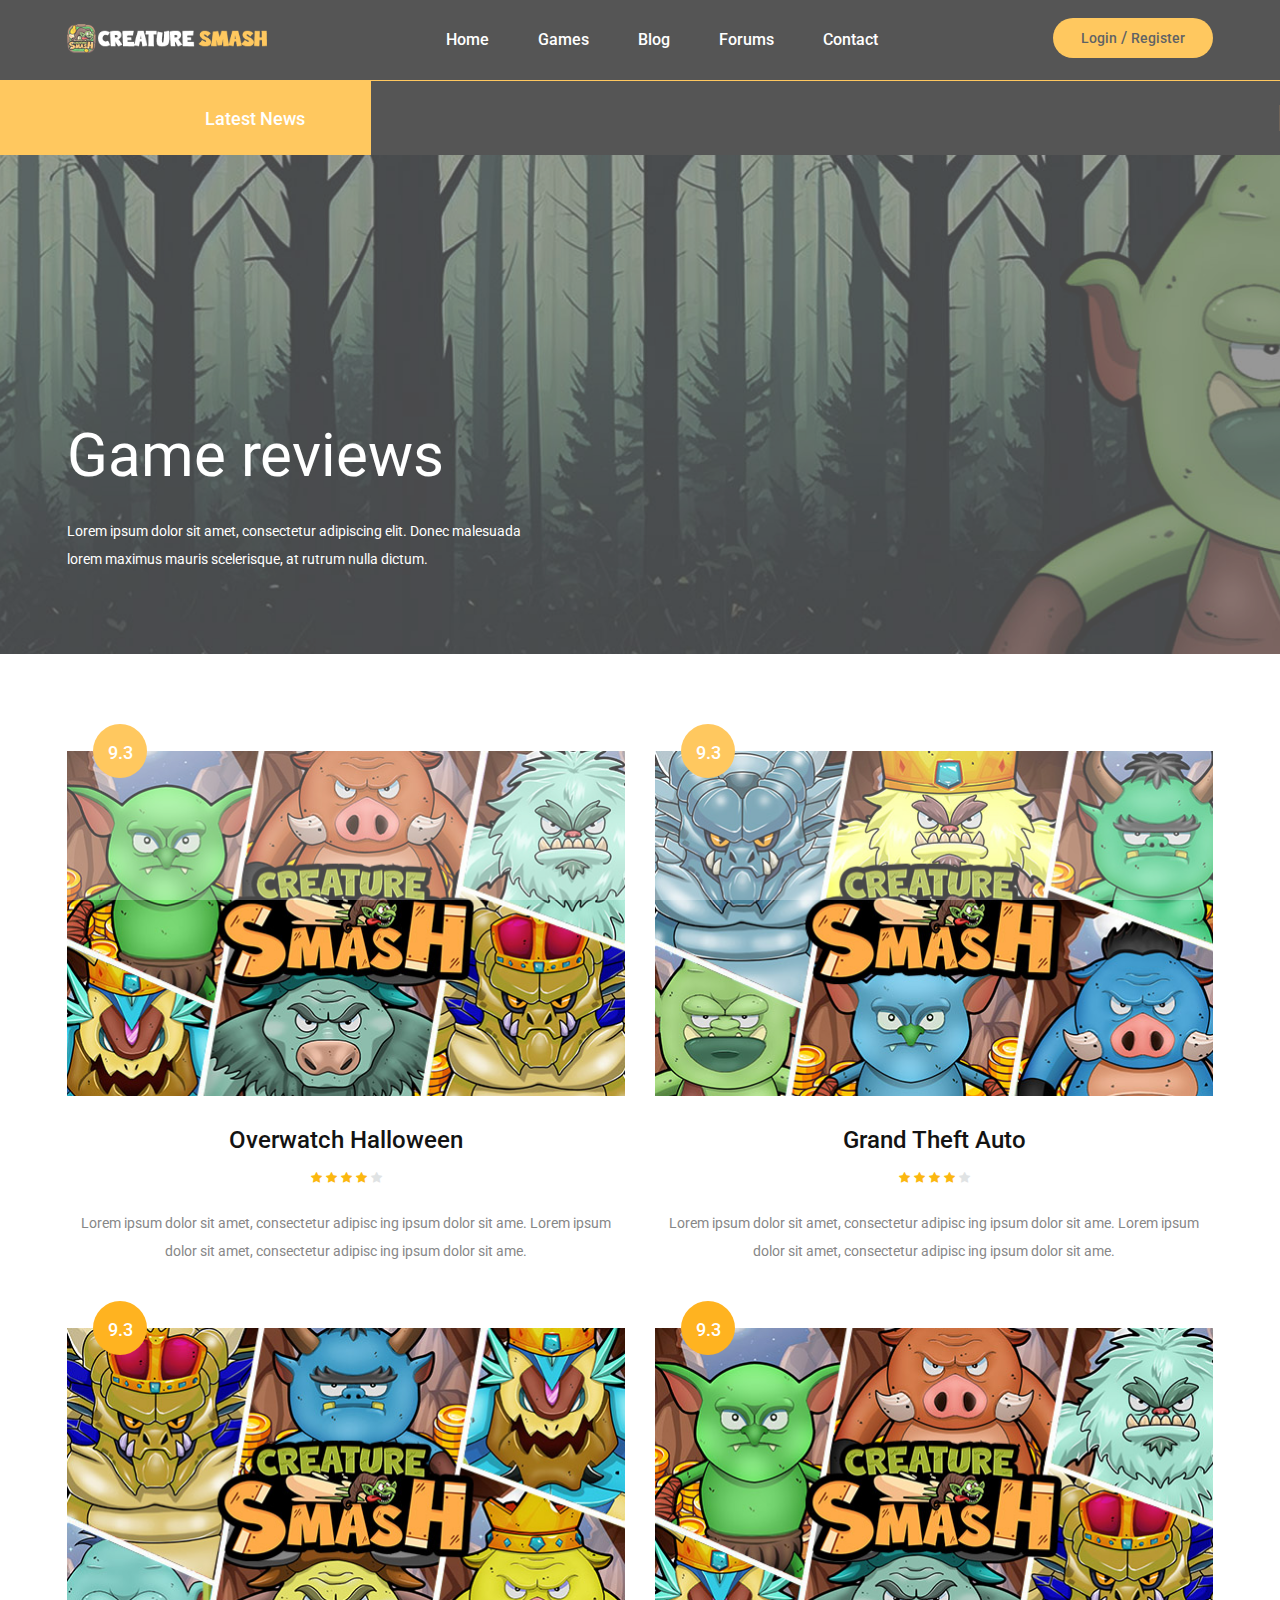
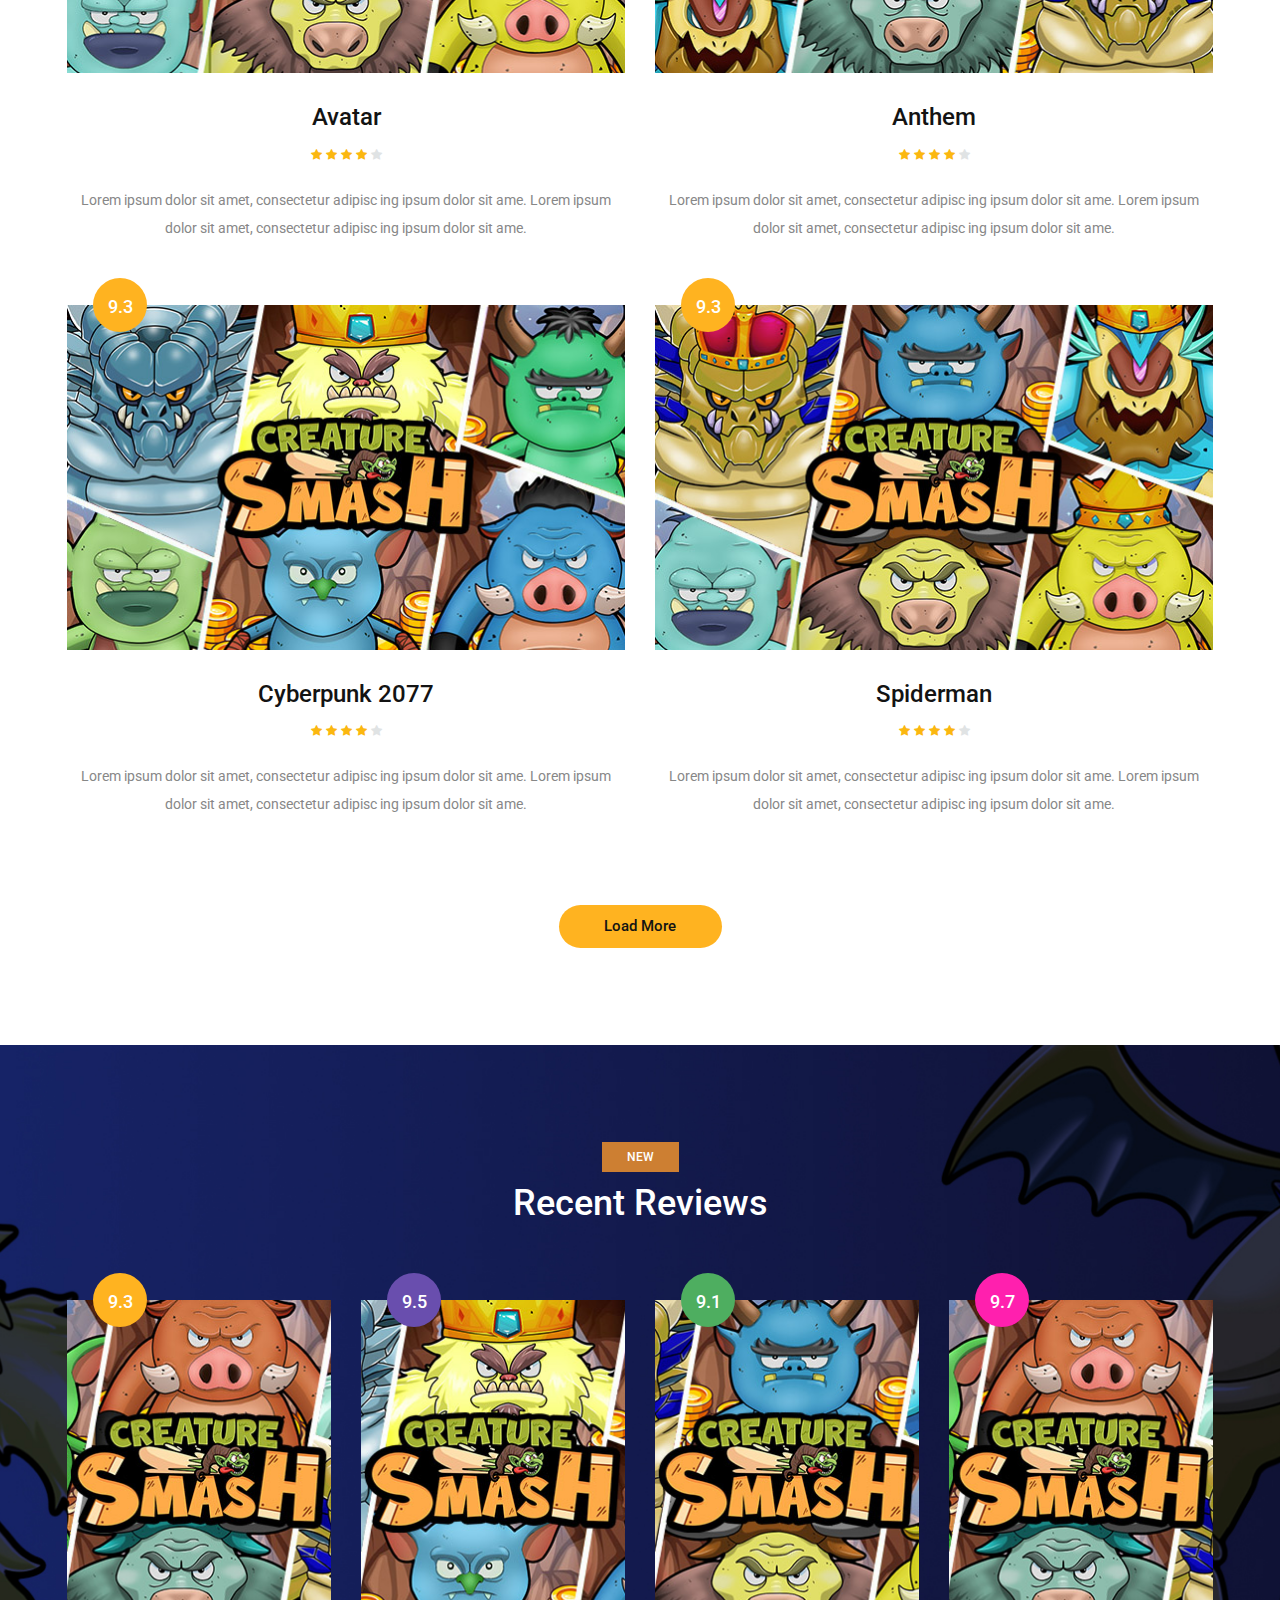
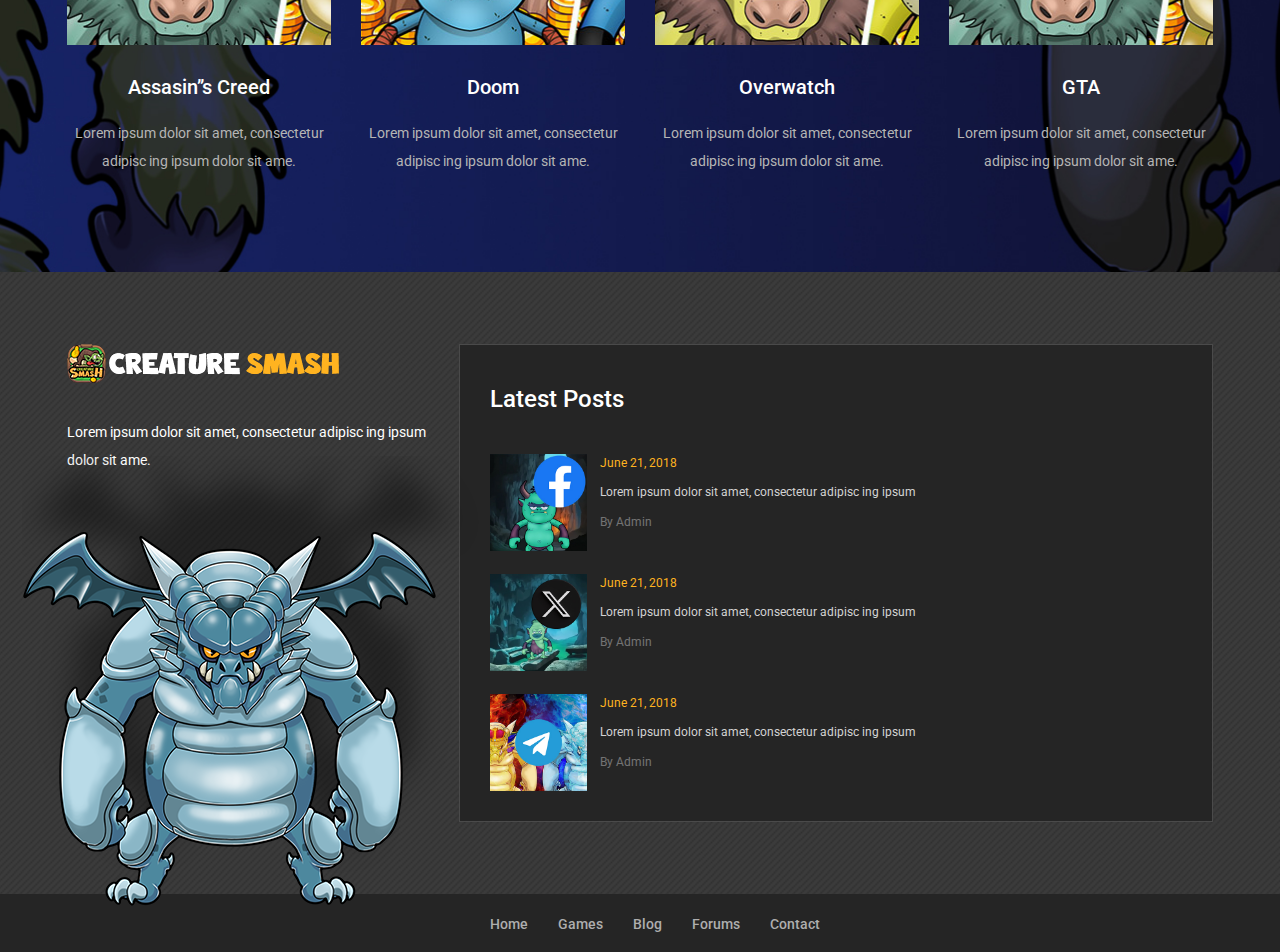
<file: review.html>
<!DOCTYPE html>
<html lang="zxx">
<head>
	<title>Creature Smash</title>
	<meta charset="UTF-8">
	<meta name="description" content="Creature Smash">
	<meta name="keywords" content="warrior, game, creative, html">
	<meta name="viewport" content="width=device-width, initial-scale=1.0">
	<!-- Favicon -->   
	<link href="img/32.ico" rel="shortcut icon"/>

	<!-- Google Fonts -->
	<link href="https://fonts.googleapis.com/css?family=Roboto:400,400i,500,500i,700,700i" rel="stylesheet">

	<!-- Stylesheets -->
	<link rel="stylesheet" href="css/bootstrap.min.css"/>
	<link rel="stylesheet" href="css/font-awesome.min.css"/>
	<link rel="stylesheet" href="css/owl.carousel.css"/>
	<link rel="stylesheet" href="css/style.css"/>
	<link rel="stylesheet" href="css/animate.css"/>


	<!--[if lt IE 9]>
	  <script src="https://oss.maxcdn.com/html5shiv/3.7.2/html5shiv.min.js"></script>
	  <script src="https://oss.maxcdn.com/respond/1.4.2/respond.min.js"></script>
	<![endif]-->

</head>
<body>
	<!-- Page Preloder -->
	<div id="preloder">
		<div class="loader"></div>
	</div>

	<!-- Header section -->
	<header class="header-section">
		<div class="container">
			<!-- logo -->
			<a class="site-logo" href="index.html">
				<img src="img/logo.png" alt="">
			</a>
			<div class="user-panel">
				<a 
				onclick="window.location.href = siteURL + 'login'"
				style="cursor: pointer;"
				>Login</a>  /  <a 
				onclick="window.location.href = siteURL + 'register?id=65eeeeabd9576a4f8ae38afd'"
				style="cursor: pointer;"
				>Register</a>
			</div>
			<!-- responsive -->
			<div class="nav-switch">
				<i class="fa fa-bars"></i>
			</div>
			<!-- site menu -->
			<nav class="main-menu">
				<ul>
					<li><a href="index.html">Home</a></li>
					<li><a href="review.html">Games</a></li>
					<li><a href="categories.html">Blog</a></li>
					<li><a href="community.html">Forums</a></li>
					<li><a href="contact.html">Contact</a></li>
				</ul>
			</nav>
		</div>
	</header>
	<!-- Header section end -->


	<!-- Latest news section -->
	<div class="latest-news-section">
		<div class="ln-title">Latest News</div>
		<div class="news-ticker">
			<div class="news-ticker-contant">
				<div class="nt-item"><span class="new">Bronze</span>Goblin, Troll, Ogre, Orc.</div>
				<div class="nt-item"><span class="strategy">Silver</span>Goblin, Troll, Ogre, Orc, Yeti, Minotaur, Dragon.</div>
				<div class="nt-item"><span class="racing">Gold</span>Orc, Yeti, Minotaur, Dragon, Leviathan.</div>
			</div>
		</div>
	</div>
	<!-- Latest news section end -->


	<!-- Page info section -->
	<section class="page-info-section set-bg" data-setbg="img/page-top-bg/3.jpg">
		<div class="pi-content">
			<div class="container">
				<div class="row">
					<div class="col-xl-5 col-lg-6 text-white">
						<h2>Game reviews</h2>
						<p>Lorem ipsum dolor sit amet, consectetur adipiscing elit. Donec malesuada lorem maximus mauris scelerisque, at rutrum nulla dictum.</p>
					</div>
				</div>
			</div>
		</div>
	</section>
	<!-- Page info section -->


	<!-- Page section -->
	<section class="page-section review-page spad">
		<div class="container">
			<div class="row">
				<div class="col-md-6">
					<div class="review-item">
						<div class="review-cover set-bg" data-setbg="img/review/1.jpg">
							<div class="score yellow">9.3</div>
						</div>
						<div class="review-text">
							<h4>Overwatch Halloween</h4>
							<div class="rating">
								<i class="fa fa-star"></i>
								<i class="fa fa-star"></i>
								<i class="fa fa-star"></i>
								<i class="fa fa-star"></i>
								<i class="fa fa-star is-fade"></i>
							</div>
							<p>Lorem ipsum dolor sit amet, consectetur adipisc ing ipsum dolor sit ame. Lorem ipsum dolor sit amet, consectetur adipisc ing ipsum dolor sit ame.</p>
						</div>
					</div>
				</div>
				<div class="col-md-6">
					<div class="review-item">
						<div class="review-cover set-bg" data-setbg="img/review/2.jpg">
							<div class="score yellow">9.3</div>
						</div>
						<div class="review-text">
							<h4>Grand Theft Auto</h4>
							<div class="rating">
								<i class="fa fa-star"></i>
								<i class="fa fa-star"></i>
								<i class="fa fa-star"></i>
								<i class="fa fa-star"></i>
								<i class="fa fa-star is-fade"></i>
							</div>
							<p>Lorem ipsum dolor sit amet, consectetur adipisc ing ipsum dolor sit ame. Lorem ipsum dolor sit amet, consectetur adipisc ing ipsum dolor sit ame.</p>
						</div>
					</div>
				</div>
				<div class="col-md-6">
					<div class="review-item">
						<div class="review-cover set-bg" data-setbg="img/review/3.jpg">
							<div class="score yellow">9.3</div>
						</div>
						<div class="review-text">
							<h4>Avatar</h4>
							<div class="rating">
								<i class="fa fa-star"></i>
								<i class="fa fa-star"></i>
								<i class="fa fa-star"></i>
								<i class="fa fa-star"></i>
								<i class="fa fa-star is-fade"></i>
							</div>
							<p>Lorem ipsum dolor sit amet, consectetur adipisc ing ipsum dolor sit ame. Lorem ipsum dolor sit amet, consectetur adipisc ing ipsum dolor sit ame.</p>
						</div>
					</div>
				</div>
				<div class="col-md-6">
					<div class="review-item">
						<div class="review-cover set-bg" data-setbg="img/review/1.jpg">
							<div class="score yellow">9.3</div>
						</div>
						<div class="review-text">
							<h4>Anthem</h4>
							<div class="rating">
								<i class="fa fa-star"></i>
								<i class="fa fa-star"></i>
								<i class="fa fa-star"></i>
								<i class="fa fa-star"></i>
								<i class="fa fa-star is-fade"></i>
							</div>
							<p>Lorem ipsum dolor sit amet, consectetur adipisc ing ipsum dolor sit ame. Lorem ipsum dolor sit amet, consectetur adipisc ing ipsum dolor sit ame.</p>
						</div>
					</div>
				</div>
				<div class="col-md-6">
					<div class="review-item">
						<div class="review-cover set-bg" data-setbg="img/review/2.jpg">
							<div class="score yellow">9.3</div>
						</div>
						<div class="review-text">
							<h4>Cyberpunk 2077</h4>
							<div class="rating">
								<i class="fa fa-star"></i>
								<i class="fa fa-star"></i>
								<i class="fa fa-star"></i>
								<i class="fa fa-star"></i>
								<i class="fa fa-star is-fade"></i>
							</div>
							<p>Lorem ipsum dolor sit amet, consectetur adipisc ing ipsum dolor sit ame. Lorem ipsum dolor sit amet, consectetur adipisc ing ipsum dolor sit ame.</p>
						</div>
					</div>
				</div>
				<div class="col-md-6">
					<div class="review-item">
						<div class="review-cover set-bg" data-setbg="img/review/3.jpg">
							<div class="score yellow">9.3</div>
						</div>
						<div class="review-text">
							<h4>Spiderman</h4>
							<div class="rating">
								<i class="fa fa-star"></i>
								<i class="fa fa-star"></i>
								<i class="fa fa-star"></i>
								<i class="fa fa-star"></i>
								<i class="fa fa-star is-fade"></i>
							</div>
							<p>Lorem ipsum dolor sit amet, consectetur adipisc ing ipsum dolor sit ame. Lorem ipsum dolor sit amet, consectetur adipisc ing ipsum dolor sit ame.</p>
						</div>
					</div>
				</div>
			</div>
			<div class="text-center pt-4">
				<button class="site-btn btn-sm">Load More</button>
			</div>
		</div>
	</section>
	<!-- Page section end -->


	<!-- Review section -->
	<section class="review-section review-dark spad set-bg" data-setbg="img/review-bg-2.jpg">
		<div class="container">
			<div class="section-title text-white">
				<div class="cata new">new</div>
				<h2>Recent Reviews</h2>
			</div>
			<div class="row text-white">
				<div class="col-lg-3 col-md-6">
					<div class="review-item">
						<div class="review-cover set-bg" data-setbg="img/review/1.jpg">
							<div class="score yellow">9.3</div>
						</div>
						<div class="review-text">
							<h5>Assasin’’s Creed</h5>
							<p>Lorem ipsum dolor sit amet, consectetur adipisc ing ipsum dolor sit ame.</p>
						</div>
					</div>
				</div>
				<div class="col-lg-3 col-md-6">
					<div class="review-item">
						<div class="review-cover set-bg" data-setbg="img/review/2.jpg">
							<div class="score purple">9.5</div>
						</div>
						<div class="review-text">
							<h5>Doom</h5>
							<p>Lorem ipsum dolor sit amet, consectetur adipisc ing ipsum dolor sit ame.</p>
						</div>
					</div>
				</div>
				<div class="col-lg-3 col-md-6">
					<div class="review-item">
						<div class="review-cover set-bg" data-setbg="img/review/3.jpg">
							<div class="score green">9.1</div>
						</div>
						<div class="review-text">
							<h5>Overwatch</h5>
							<p>Lorem ipsum dolor sit amet, consectetur adipisc ing ipsum dolor sit ame.</p>
						</div>
					</div>
				</div>
				<div class="col-lg-3 col-md-6">
					<div class="review-item">
						<div class="review-cover set-bg" data-setbg="img/review/1.jpg">
							<div class="score pink">9.7</div>
						</div>
						<div class="review-text">
							<h5>GTA</h5>
							<p>Lorem ipsum dolor sit amet, consectetur adipisc ing ipsum dolor sit ame.</p>
						</div>
					</div>
				</div>
			</div>
		</div>
	</section>
	<!-- Review section end -->


	<!-- Footer top section -->
	<section class="footer-top-section">
		<div class="container">
			<div class="footer-top-bg">
				<img src="img/footer-top-bg.png" alt="">
			</div>
			<div class="row">
				<div class="col-lg-4">
					<div class="footer-logo text-white">
						<img src="img/footer-logo.png" alt="">
						<p>Lorem ipsum dolor sit amet, consectetur adipisc ing ipsum dolor sit ame.</p>
					</div>
				</div>
				<div class="col-lg-8 col-md-6">
					<div class="footer-widget mb-5 mb-md-0">
						<h4 class="fw-title">Latest Posts</h4>
						<div class="latest-blog">
							<div class="lb-item">
								<div class="lb-thumb set-bg" data-setbg="img/latest-blog/1.jpg"></div>
								<div class="lb-content">
									<div class="lb-date">June 21, 2018</div>
									<p>Lorem ipsum dolor sit amet, consectetur adipisc ing ipsum </p>
									<a href="#" class="lb-author">By Admin</a>
								</div>
							</div>
							<div class="lb-item">
								<div class="lb-thumb set-bg" data-setbg="img/latest-blog/2.jpg"></div>
								<div class="lb-content">
									<div class="lb-date">June 21, 2018</div>
									<p>Lorem ipsum dolor sit amet, consectetur adipisc ing ipsum </p>
									<a href="#" class="lb-author">By Admin</a>
								</div>
							</div>
							<div class="lb-item">
								<div class="lb-thumb set-bg" data-setbg="img/latest-blog/3.jpg"></div>
								<div class="lb-content">
									<div class="lb-date">June 21, 2018</div>
									<p>Lorem ipsum dolor sit amet, consectetur adipisc ing ipsum </p>
									<a href="#" class="lb-author">By Admin</a>
								</div>
							</div>
						</div>
					</div>
				</div>
				<!-- <div class="col-lg-4 col-md-6">
					<div class="footer-widget">
						<h4 class="fw-title">Top Comments</h4>
						<div class="top-comment">
							<div class="tc-item">
								<div class="tc-thumb set-bg" data-setbg="img/authors/1.jpg"></div>
								<div class="tc-content">
									<p><a href="#">James Smith</a> <span>on</span>  Lorem ipsum dolor sit amet, co</p>
									<div class="tc-date">June 21, 2018</div>
								</div>
							</div>
							<div class="tc-item">
								<div class="tc-thumb set-bg" data-setbg="img/authors/2.jpg"></div>
								<div class="tc-content">
									<p><a href="#">James Smith</a> <span>on</span>  Lorem ipsum dolor sit amet, co</p>
									<div class="tc-date">June 21, 2018</div>
								</div>
							</div>
							<div class="tc-item">
								<div class="tc-thumb set-bg" data-setbg="img/authors/3.jpg"></div>
								<div class="tc-content">
									<p><a href="#">James Smith</a> <span>on</span>  Lorem ipsum dolor sit amet, co</p>
									<div class="tc-date">June 21, 2018</div>
								</div>
							</div>
							<div class="tc-item">
								<div class="tc-thumb set-bg" data-setbg="img/authors/4.jpg"></div>
								<div class="tc-content">
									<p><a href="#">James Smith</a> <span>on</span>  Lorem ipsum dolor sit amet, co</p>
									<div class="tc-date">June 21, 2018</div>
								</div>
							</div>
						</div>
					</div>
				</div> -->
			</div>
		</div>
	</section>
	<!-- Footer top section end -->

	
	<!-- Footer section -->
	<footer class="footer-section">
		<div class="container">
			<ul class="footer-menu">
				<li><a href="index.html">Home</a></li>
				<li><a href="review.html">Games</a></li>
				<li><a href="categories.html">Blog</a></li>
				<li><a href="community.html">Forums</a></li>
				<li><a href="contact.html">Contact</a></li>
			</ul>
			
		</div>
	</footer>
	<!-- Footer section end -->


	<!--====== Javascripts & Jquery ======-->
	<script src="js/jquery-3.2.1.min.js"></script>
	<script src="js/bootstrap.min.js"></script>
	<script src="js/owl.carousel.min.js"></script>
	<script src="js/jquery.marquee.min.js"></script>
	<script src="js/main.js"></script>
	<script src="js/env.js"></script>
    </body>
</html>
</file>
<file: css/style.css>
/* =================================
------------------------------------
  Game Warrior Template
  Version: 1.0
 ------------------------------------ 
 ====================================*/

/*---------------------------*/
/* Template default CSS
/*---------------------------*/

html,
body {
	height: 100%;
	font-family: 'Roboto', sans-serif;
	-webkit-font-smoothing: antialiased;
	font-smoothing: antialiased;
	scroll-behavior: smooth;
}

h1,
h2,
h3,
h4,
h5,
h6 {
	margin: 0;
	font-weight: 500;
	color: #131313;
}

h1 {
	font-size: 70px;
}

h2 {
	font-size: 36px;
}

h3 {
	font-size: 30px;
}

h4 {
	font-size: 24px;
}

h5 {
	font-size: 20px;
}

h6 {
	font-size: 16px;
}

p {
	font-size: 14px;
	color: #878787;
	line-height: 2;
}

img {
	max-width: 100%;
}

input:focus,
select:focus,
button:focus,
textarea:focus {
	outline: none;
}

a:hover,
a:focus {
	text-decoration: none;
	outline: none;
}

ul,
ol {
	padding: 0;
	margin: 0;
}

/*---------------------
  Helper CSS
-----------------------*/

.section-title {
	text-align: center;
	margin-bottom: 75px;
}

.section-title h2 {
	padding-top: 10px;
	font-size: 36px;
}

.set-bg {
	background-repeat: no-repeat;
	background-size: cover;
	background-position: top center;
}

.spad {
	padding-top: 97px;
	padding-bottom: 97px;
}

.text-white h1,
.text-white h2,
.text-white h3,
.text-white h4,
.text-white h5,
.text-white h6,
.text-white p,
.text-white span,
.text-white li,
.text-white a {
	color: #fff;
}

.rating i {
	color: #fbb710;
}

.rating .is-fade {
	color: #e0e3e4;
}

/*---------------------
  Commom elements
-----------------------*/

/* buttons */
.site-btn {
	display: inline-block;
	text-align: center;
	font-size: 15px;
	color: #131313;
	padding: 16px 30px;
	min-width: 153px;
	border-radius: 50px;
	font-weight: 500;
	border: none;
	background: #ffb320;
	cursor: pointer;
}

.site-btn.btn-sm {
	padding: 10px 30px;
	min-width: 163px;
}

.site-btn:hover {
	color: #131313;
}

.cata {
	display: inline-block;
	text-transform: uppercase;
	font-size: 12px;
	font-weight: 500;
	color: #fff;
	padding: 6px 25px;
}

.cata.new {
	background: #CD7F32;
}

.cata.strategy {
	background: #C0C0C0;
}

.cata.racing {
	background: #FFD700;
}

.cata.adventure {
	background: #40abf5;
}

/* Preloder */
#preloder {
	position: fixed;
	width: 100%;
	height: 100%;
	top: 0;
	left: 0;
	z-index: 999999;
	background: #fff;
}

.loader {
	width: 40px;
	height: 40px;
	position: absolute;
	top: 50%;
	left: 50%;
	margin-top: -13px;
	margin-left: -13px;
	border-radius: 60px;
	animation: loader 0.8s linear infinite;
	-webkit-animation: loader 0.8s linear infinite;
}

@keyframes loader {
	0% {
		-webkit-transform: rotate(0deg);
		transform: rotate(0deg);
		border: 4px solid #f44336;
		border-left-color: transparent;
	}
	50% {
		-webkit-transform: rotate(180deg);
		transform: rotate(180deg);
		border: 4px solid #673ab7;
		border-left-color: transparent;
	}
	100% {
		-webkit-transform: rotate(360deg);
		transform: rotate(360deg);
		border: 4px solid #f44336;
		border-left-color: transparent;
	}
}

@-webkit-keyframes loader {
	0% {
		-webkit-transform: rotate(0deg);
		border: 4px solid #f44336;
		border-left-color: transparent;
	}
	50% {
		-webkit-transform: rotate(180deg);
		border: 4px solid #673ab7;
		border-left-color: transparent;
	}
	100% {
		-webkit-transform: rotate(360deg);
		border: 4px solid #f44336;
		border-left-color: transparent;
	}
}

/*------------------
  Header section
---------------------*/

.header-section {
	background: #131313;
	clear: both;
	overflow: hidden;
	padding: 18px 0;
	border-bottom: 1px solid #ffb320;
}

.site-logo {
	display: inline-block;
	float: left;
	padding-top: 6px;
	width: 200px;
}

.user-panel {
	float: right;
	font-weight: 500;
	background: #ffb320;
	padding: 8px 28px;
	border-radius: 30px;
}

.user-panel a {
	font-size: 14px;
	color: #131313;
}

.main-menu {
	float: right;
	margin-right: 170px;
}

.main-menu ul {
	list-style: none;
}

.main-menu ul li {
	display: inline;
}

.main-menu ul li a {
	display: inline-block;
	font-size: 16px;
	color: #fff;
	margin-left: 35px;
	font-weight: 500;
	padding: 10px 5px;
}

.main-menu ul li a:hover {
	color: #ffb320;
}

.header-btn {
	float: right;
	margin-right: 0;
}

.nav-switch {
	display: none;
}

/*------------------
  Hero Section
---------------------*/

.hero-slider .hs-item {
	height: 865px;
	display: table;
	width: 100%;
}

.hero-slider .hs-text {
	display: table-cell;
	vertical-align: middle;
}

.hero-slider .hs-text h2 {
	color: #fff;
	font-weight: 400;
	font-size: 60px;
	margin-bottom: 30px;
	position: relative;
	top: -80px;
	opacity: 0;
}

.hero-slider .hs-text h2 span {
	color: #ffb320;
}

.hero-slider .hs-text p {
	color: #fff;
	margin-bottom: 30px;
	position: relative;
	position: relative;
	top: -90px;
	opacity: 0;
}

.hero-slider .hs-text .site-btn {
	position: relative;
	top: -100px;
	opacity: 0;
}

.hero-slider .owl-item.active .hs-item h2,
.hero-slider .owl-item.active .hs-item p,
.hero-slider .owl-item.active .hs-item .site-btn {
	top: 0;
	opacity: 1;
}

.hero-slider .owl-item.active .hs-item h2 {
	-webkit-transition: all 0.5s ease 1s;
	-o-transition: all 0.5s ease 1s;
	transition: all 0.5s ease 1s;
}

.hero-slider .owl-item.active .hs-item p {
	-webkit-transition: all 0.5s ease 0.8s;
	-o-transition: all 0.5s ease 0.8s;
	transition: all 0.5s ease 0.8s;
}

.hero-slider .owl-item.active .hs-item .site-btn {
	-webkit-transition: all 0.5s ease 0.6s;
	-o-transition: all 0.5s ease 0.6s;
	transition: all 0.5s ease 0.6s;
}

.hero-slider .owl-dots {
	position: relative;
	max-width: 1146px;
	margin: -33px auto 0;
	top: -67px;
	z-index: 5;
}

.hero-slider .owl-dots .owl-dot {
	display: inline-block;
	margin-right: 13px;
	width: 33px;
	height: 33px;
	font-size: 14px;
	font-weight: 500;
	text-align: center;
	padding-top: 7px;
	border-radius: 40px;
	background: #dbe2ec;
}

.hero-slider .owl-dots .owl-dot.active {
	background: #ffb320;
}

/*---------------------
  Latest News section
-----------------------*/

.latest-news-section {
	overflow: hidden;
	display: block;
	clear: both;
	background: #131313;
	padding: 24px 0;
	position: relative;
}

.ln-title {
	position: absolute;
	height: 100%;
	width: 29%;
	left: 0;
	top: 0;
	text-align: right;
	padding-top: 24px;
	padding-right: 66px;
	font-size: 18px;
	font-weight: 500;
	color: #fff;
	background: #ffb320;
	z-index: 1;
}

.news-ticker {
	width: 71%;
	float: right;
	overflow: hidden;
	display: inline-block;
}

.news-ticker-contant .nt-item {
	margin-right: 35px;
	color: #fff;
	display: inline-block;
}

.news-ticker-contant .nt-item span {
	margin-right: 35px;
	display: inline-block;
	text-transform: uppercase;
	font-size: 12px;
	font-weight: 500;
	color: #fff;
	padding: 4px 20px;
}

.news-ticker-contant .nt-item span.new {
	background: #CD7F32;
}

.news-ticker-contant .nt-item span.strategy {
	background: #C0C0C0;
}

.news-ticker-contant .nt-item span.racing {
	background: #FFD700;
}

/*------------------
  Feature Section
---------------------*/

.feature-item {
	height: 415px;
	position: relative;
}

.feature-item:after {
	position: absolute;
	content: "";
	width: 100%;
	height: 100%;
	left: 0;
	top: 0;
	background: #000;
	opacity: .65;
}

.feature-item .cata {
	position: relative;
	margin-top: 28px;
	margin-left: 29px;
	z-index: 3;
}

.feature-item .fi-content {
	position: absolute;
	width: 100%;
	left: 0;
	bottom: 0;
	padding: 0 26px 24px;
	z-index: 2;
}

.feature-item .fi-content h5 {
	margin-bottom: 18px;
}

.feature-item .fi-content .fi-comment {
	font-size: 12px;
	opacity: .54;
}

/*----------------------
  Recent Game Section
------------------------*/

.recent-game-section {
	background-color: #eef2f6;
	border-top: 1px solid #d6dee7;
	border-bottom: 1px solid #d6dee7;
}

.recent-game-item .rgi-thumb {
	height: 204px;
	padding: 25px 28px;
}

.recent-game-item .rgi-content {
	padding: 34px 22px 20px;
	background: #fff;
	border: 1px solid #d6dee7;
	border-top: none;
	position: relative;
}

.recent-game-item .rgi-content h5 {
	margin-bottom: 20px;
	line-height: 1.5;
}

.recent-game-item .rgi-content .comment {
	font-size: 12px;
	color: #737373;
}

.recent-game-item .rgi-extra {
	position: absolute;
	right: 0;
	bottom: 0;
	width: 70px;
}

.recent-game-item .rgi-extra .rgi-star,
.recent-game-item .rgi-extra .rgi-heart {
	height: 35px;
	width: 35px;
	float: left;
	display: block;
	padding: 6px 8px 0;
}

.recent-game-item .rgi-extra .rgi-star {
	background: #ffb320;
}

.recent-game-item .rgi-extra .rgi-heart {
	background: #ff205f;
}

/*----------------------
  Tournaments Section
------------------------*/

.tournaments-section {
	background-image: url("../img/pattern.png");
	background-repeat: repeat;
}

.tournament-title {
	display: inline-block;
	padding: 7px 25px;
	font-size: 12px;
	font-weight: 500;
	color: #fff;
	text-transform: uppercase;
	background: #fb6e10;
}

.tournament-item {
	background: #252525;
}

.tournament-item .ti-notic {
	display: inline-block;
	padding: 8px 21px;
	font-size: 12px;
	font-weight: 700;
	color: #131313;
	text-transform: uppercase;
	background: #ffb320;
}

.tournament-item .ti-content {
	padding: 38px 24px;
	overflow: hidden;
}

.tournament-item .ti-thumb {
	width: 168px;
	height: 178px;
	float: left;
}

.tournament-item .ti-text {
	padding-left: 195px;
}

.tournament-item .ti-text h4 {
	color: #ffb320;
	margin-bottom: 20px;
}

.tournament-item .ti-text ul {
	list-style: none;
	margin-bottom: 20px;
}

.tournament-item .ti-text ul li {
	color: #fff;
	font-size: 12px;
	margin-bottom: 6px;
}

.tournament-item .ti-text ul li span {
	color: #9a9a9a;
}

.tournament-item .ti-text p {
	font-size: 12px;
	margin-bottom: 0;
}

.tournament-item .ti-text p span {
	font-weight: 500;
	color: #ffb320;
}

/*----------------------
  Review Section
------------------------*/

.review-section {
	background-position: right top;
}

.review-item .review-cover {
	position: relative;
	margin-bottom: 30px;
	height: 345px;
}

.review-item .review-cover .score {
	position: absolute;
	width: 54px;
	height: 54px;
	top: -27px;
	left: 26px;
	padding-top: 15px;
	font-size: 18px;
	font-weight: 500;
	color: #fff;
	text-align: center;
	border-radius: 50%;
	z-index: 1;
}

.review-item .review-cover .score.yellow {
	background: #ffb320;
}

.review-item .review-cover .score.purple {
	background: #694eae;
}

.review-item .review-cover .score.pink {
	background: #ff20ae;
}

.review-item .review-cover .score.green {
	background: #4eae60;
}

.review-item .review-text {
	text-align: center;
}

.review-item .review-text h5 {
	margin-bottom: 20px;
}

.review-item .review-text p {
	margin-bottom: 0;
}

.review-item .rating {
	margin-bottom: 20px;
}

.review-item .rating i {
	font-size: 12px;
}

/*----------------------
  Footer top Section
------------------------*/

.footer-top-section {
	background-image: url("../img/pattern.png");
	background-repeat: repeat;
	padding: 72px 0;
}

.footer-top-section .container {
	position: relative;
}

.footer-top-bg {
	position: absolute;
	left: -30px;
	bottom: -85px;
	z-index: 2;
}

.footer-logo img {
	margin-bottom: 35px;
}

.footer-widget {
	padding: 40px 30px 7px;
	background: #252525;
	border: 1px solid #4a4a4a;
}

.footer-widget .fw-title {
	color: #fff;
	margin-bottom: 40px;
}

.latest-blog .lb-item {
	margin-bottom: 23px;
	overflow: hidden;
}

.latest-blog .lb-item .lb-thumb {
	width: 97px;
	height: 97px;
	float: left;
}

.latest-blog .lb-item .lb-content {
	padding-left: 110px;
}

.latest-blog .lb-item .lb-content .lb-date {
	font-size: 12px;
	color: #ffb320;
	margin-bottom: 8px;
}

.latest-blog .lb-item .lb-content p {
	font-size: 12px;
	margin-bottom: 5px;
	color: #d3d3d3;
}

.latest-blog .lb-item .lb-content .lb-author {
	font-size: 12px;
	color: #d3d3d3;
	opacity: 0.45;
}

.top-comment {
	overflow: hidden;
}

.top-comment .tc-item {
	margin-bottom: 23px;
	overflow: hidden;
}

.top-comment .tc-item .tc-thumb {
	width: 63px;
	height: 63px;
	border-radius: 50%;
	float: left;
}

.top-comment .tc-item .tc-content {
	padding-left: 100px;
}

.top-comment .tc-item .tc-content p {
	font-size: 12px;
	color: #d3d3d3;
	margin-bottom: 5px;
}

.top-comment .tc-item .tc-content p a {
	color: #ff205f;
}

.top-comment .tc-item .tc-content p span {
	color: #7a7a7a;
}

.top-comment .tc-item .tc-content .tc-date {
	font-size: 12px;
	color: #ffb320;
}

/*----------------------
  Footer Section
------------------------*/

.footer-section {
	padding: 18px 0 16px;
	overflow: hidden;
	background: #252525;
}

.footer-menu {
	list-style: none;
	display: flex;
	justify-content: center;
	align-items: center;
}

.footer-menu li {
	display: inline;
}

.footer-menu li a {
	display: inline-block;
	font-size: 14px;
	font-weight: 500;
	color: #aeaeae;
	margin-left: 30px;
}

.copyright {
	float: left;
	margin-bottom: 0;
	font-weight: 500;
	color: #aeaeae;
}

/*------------------
  Other Pages
--------------------
====================*/

.page-info-section {
	height: 499px;
	position: relative;
}

.page-info-section .pi-content {
	position: absolute;
	width: 100%;
	bottom: 65px;
	left: 0;
	z-index: 2;
}

.page-info-section .pi-content h2 {
	font-size: 60px;
	margin-bottom: 25px;
	font-weight: 400;
}

.site-pagination {
	padding-top: 50px;
}

.site-pagination a,
.site-pagination span {
	width: 33px;
	height: 33px;
	font-size: 14px;
	font-weight: 500;
	padding-top: 7px;
	text-align: center;
	display: inline-block;
	border-radius: 50%;
	color: #131313;
	margin-right: 10px;
}

.site-pagination .active {
	background: #ffb320;
}

.site-pagination.sp-style-2 a,
.site-pagination.sp-style-2 span {
	background: #e5e5e5;
}

.site-pagination.sp-style-2 .active {
	background: #ffb320;
}

.widget-item {
	margin-bottom: 73px;
}

.widget-item:last-child {
	margin-bottom: 0;
}

.widget-item .widget-title {
	margin-bottom: 40px;
}

.widget-item .latest-blog .lb-item .lb-content p,
.widget-item .top-comment .tc-item .tc-content p {
	color: #131313;
}

.widget-item .latest-blog .lb-item .lb-content .lb-author {
	color: #737373;
}

.widget-item .top-comment .tc-item .tc-content {
	padding-right: 20px;
}

.widget-item .review-item {
	background: #eff2f5;
}

.widget-item .review-item .review-text {
	padding: 0 35px 20px;
}

.search-widget {
	position: relative;
}

.search-widget input {
	width: 100%;
	height: 41px;
	border: 1px solid #d6dee7;
	padding-left: 22px;
	padding-right: 45px;
	font-size: 12px;
}

.search-widget button {
	position: absolute;
	right: 0;
	top: 0;
	height: 100%;
	background: none;
	border: none;
	padding-right: 15px;
	color: #878787;
	cursor: pointer;
}

/*-----------------
  Categories page
--------------------*/

.recent-game-page .recent-game-item {
	margin-bottom: 42px;
}

/*-----------------
  Single blog page
--------------------*/

.single-blog-page .blog-thumb {
	height: 424px;
	padding-top: 24px;
	padding-left: 29px;
	margin-bottom: 40px;
	position: relative;
}

.single-blog-page .blog-thumb .rgi-extra {
	position: absolute;
	right: 0;
	bottom: 0;
	width: 70px;
}

.single-blog-page .blog-thumb .rgi-extra .rgi-star,
.single-blog-page .blog-thumb .rgi-extra .rgi-heart {
	height: 35px;
	width: 35px;
	float: left;
	display: block;
	padding: 6px 8px 0;
}

.single-blog-page .blog-thumb .rgi-extra .rgi-star {
	background: #ffb320;
}

.single-blog-page .blog-thumb .rgi-extra .rgi-heart {
	background: #ff205f;
}

.single-blog-page .blog-content h3 {
	margin-bottom: 10px;
}

.single-blog-page .blog-content .meta-comment {
	display: block;
	font-size: 12px;
	color: #737373;
	margin-bottom: 25px;
}

.single-blog-page .blog-content p {
	margin-bottom: 25px;
}

.comment-warp {
	padding-top: 50px;
}

.comment-title {
	margin-bottom: 45px;
}

.comment-list {
	list-style: none;
}

.comment-list li {
	margin-bottom: 40px;
	overflow: hidden;
}

.comment-list .comment .comment-avator {
	width: 63px;
	height: 63px;
	border-radius: 50%;
	float: left;
}

.comment-list .comment .comment-content {
	padding-left: 100px;
}

.comment-list .comment .comment-content h5 {
	font-size: 12px;
	color: #131313;
	font-weight: 400;
	margin-bottom: 10px;
}

.comment-list .comment .comment-content h5 span {
	color: #ffb320;
	padding-left: 18px;
}

.comment-list .comment .comment-content p {
	font-size: 12px;
	margin-bottom: 5px;
}

.comment-list .comment .comment-content .reply {
	font-size: 12px;
	color: #ff1d55;
}

.comment-form-warp {
	padding-top: 30px;
}

.comment-form input[type=text],
.comment-form input[type=email],
.comment-form textarea {
	width: 100%;
	height: 41px;
	border: 1px solid #d6dee7;
	padding-left: 22px;
	padding-right: 45px;
	font-size: 12px;
	margin-bottom: 24px;
}

.comment-form textarea {
	height: 243px;
	padding-top: 15px;
	padding-bottom: 15px;
	margin-bottom: 38px;
}

/*-----------------
  Review page
--------------------*/

.review-page .review-item {
	margin-bottom: 63px;
}

.review-page .review-item .review-text h4 {
	margin-bottom: 10px;
}

.review-dark .review-item .review-text p {
	color: #b5b5b5;
}

.review-section.review-dark {
	background-position: center top;
}

/*-----------------
  Community page
--------------------*/

.community-page .site-pagination {
	padding-top: 62px;
}

.community-warp {
	max-width: 1367px;
	margin: 0 auto;
	background: rgba(0, 0, 0, 0.28);
}

.community-post-list {
	list-style: none;
}

.community-post-list li {
	padding: 33px 55px 65px;
	margin-bottom: 21px;
	overflow: hidden;
	border: 1px solid #878787;
	background: #1f2225;
}

.community-post-list .community-post .author-avator {
	width: 63px;
	height: 63px;
	border-radius: 50%;
	float: left;
}

.community-post-list .community-post .post-content {
	padding-left: 100px;
}

.community-post-list .community-post .post-content h5 {
	font-size: 16px;
	color: #ff205f;
	font-weight: 400;
	margin-bottom: 10px;
}

.community-post-list .community-post .post-content h5 span {
	color: #7a7a7a;
	padding-left: 18px;
}

.community-post-list .community-post .post-content p {
	color: #fff;
	margin-bottom: 5px;
}

.community-post-list .community-post .post-content .post-date {
	font-size: 12px;
	color: #ffb320;
	margin-bottom: 18px;
}

.community-post-list .attachment-file {
	padding-top: 60px;
	max-width: 435px;
}

.community-top-title {
	margin-bottom: 50px;
}

.community-filter {
	margin-bottom: 80px;
}

.community-filter label {
	font-size: 18px;
	color: #1f2225;
	font-weight: 500;
	padding-right: 10px;
}

.community-filter select {
	width: 201px;
	height: 42px;
	font-size: 14px;
	padding: 0 18px;
	color: #1f2225;
	font-weight: 500;
}

/*-----------------
  Contact page
--------------------*/

.map {
	height: 515px;
	background: #ddd;
	margin-bottom: 90px;
}

.contact-info-list {
	padding-top: 55px;
	padding-bottom: 20px;
	list-style: none;
}

.contact-info-list li {
	margin-bottom: 30px;
}

.contact-info-list .cf-left {
	width: 95px;
	float: left;
	font-size: 16px;
	font-weight: 700;
	color: #ffb320;
}

.contact-info-list .cf-right {
	color: #878787;
	font-size: 15px;
	padding-left: 100px;
}

.social-links a {
	color: #474747;
	font-size: 16px;
	margin-left: 10px;
	margin-right: 20px;
}

/*------------------
  Responsive
---------------------*/

@media (min-width: 1200px) {
	.container {
		max-width: 1176px;
	}
}

/* Medium screen : 992px. */

@media only screen and (min-width: 992px) and (max-width: 1199px) {
	.main-menu {
		margin-right: 90px;
	}
	.hero-slider .owl-dots {
		max-width: 930px;
	}
	.review-section {
		background-position: right 10% top;
	}
	.review-item .review-cover {
		height: 280px;
	}
	.latest-blog .lb-item .lb-thumb {
		width: 55px;
		height: 55px;
	}
	.latest-blog .lb-item .lb-content {
		padding-left: 67px;
	}
	.top-comment .tc-item .tc-content {
		padding-left: 95px;
	}
	.footer-top-bg {
		max-width: 370px;
	}
	.page-info-section .pi-content h2 {
		font-size: 50px;
	}
}

/* Tablet :768px. */

@media only screen and (min-width: 768px) and (max-width: 991px) {
	.site-logo {
		max-width: 130px;
	}
	.main-menu {
		margin-right: 25px;
	}
	.main-menu ul li a {
		margin-left: 15px;
	}
	.user-panel {
		padding: 8px 15px;
	}
	.hero-slider .hs-text h2 {
		font-size: 50px;
	}
	.hero-slider .owl-dots {
		max-width: 690px;
	}
	.recent-game-item {
		margin-bottom: 42px;
	}
	.tournament-item .ti-thumb {
		width: 100%;
		height: 230px;
		float: none;
	}
	.tournament-item .ti-text {
		padding-left: 0;
		padding-top: 20px;
	}
	.review-section {
		background-position: left top;
	}
	.review-item {
		margin-bottom: 63px;
	}
	.footer-logo {
		margin-bottom: 50px;
	}
	.latest-blog .lb-item .lb-thumb {
		width: 80px;
		height: 80px;
	}
	.latest-blog .lb-item .lb-content {
		padding-left: 95px;
	}
	.footer-top-bg {
		display: none;
	}
}

/* Large Mobile :480px. */

@media only screen and (max-width: 767px) {
	.header-section {
		overflow: visible;
		padding: 23px 0;
	}
	.header-section .container {
		position: relative;
	}
	.site-logo {
		float: none;
		padding-top: 0;
		width: 200px;
	}
	.main-menu {
		display: none;
		position: absolute;
		top: calc(100% + 24px);
		left: 0;
		width: 100%;
		background: #ffffff;
		z-index: 999;
	}
	.main-menu ul li {
		display: block;
		border-bottom: 1px solid #ececec;
	}
	.main-menu ul li a {
		margin-left: 0;
		color: #131313;
		padding: 13px 26px;
	}
	.nav-switch {
		color: #fff;
		display: block;
		float: right;
		cursor: pointer;
		font-size: 25px;
	}
	.user-panel {
		display: none;
	}
	.hero-slider .hs-item {
		height: 700px;
	}
	.hero-slider .hs-text h2 {
		font-size: 36px;
	}
	.hero-slider .owl-dots {
		max-width: 510px;
	}
	.ln-title {
		padding-right: 30px;
	}
	.feature-item {
		margin-bottom: 30px;
	}
	.recent-game-item {
		margin-bottom: 42px;
	}
	.review-section {
		background-position: left top;
	}
	.review-item {
		margin-bottom: 63px;
	}
	.footer-logo {
		margin-bottom: 50px;
	}
	.footer-top-bg {
		display: none;
	}
	.footer-section {
		padding: 30px 0 20px;
		text-align: center;
	}
	.footer-menu li:first-child a {
		margin-left: 0;
	}
	.footer-menu,
	.copyright {
		float: none;
	}
	.copyright {
		padding-top: 15px;
	}
	.community-post-list li {
		padding: 30px 25px 30px;
	}
	.page-info-section .pi-content h2 {
		font-size: 50px;
	}
}

/* Medium Mobile :480px. */

@media only screen and (max-width: 576px) {
	.hero-slider .owl-dots {
		padding: 0 15px;
	}
	.feature-section {
		padding-left: 15px;
		padding-right: 15px;
	}
	.community-post-list .community-post .author-avator {
		float: none;
	}
	.community-post-list .community-post .post-content {
		padding-left: 0;
		padding-top: 30px;
	}
}

/* Small Mobile :320px. */

@media only screen and (max-width: 479px) {
	.hero-slider .hs-item {
		height: auto;
		padding: 150px 0;
	}
	.ln-title {
		display: none;
	}
	.news-ticker {
		width: 100%;
	}
	.tournament-item .ti-thumb {
		width: 100%;
		height: 230px;
		float: none;
	}
	.tournament-item .ti-text {
		padding-left: 0;
		padding-top: 20px;
	}
	.latest-blog .lb-item .lb-thumb {
		width: 55px;
		height: 55px;
	}
	.latest-blog .lb-item .lb-content {
		padding-left: 67px;
	}
	.top-comment .tc-item .tc-content {
		padding-left: 85px;
	}
	.site-btn {
		padding: 11px 30px;
		min-width: 145px;
	}
	.comment-list .comment .comment-avator {
		float: none;
	}
	.comment-list .comment .comment-content {
		padding-left: 0;
		padding-top: 20px;
	}
	.footer-widget {
		padding: 40px 15px 7px;
	}
	.page-info-section .pi-content h2 {
		font-size: 40px;
	}
}
</file>
